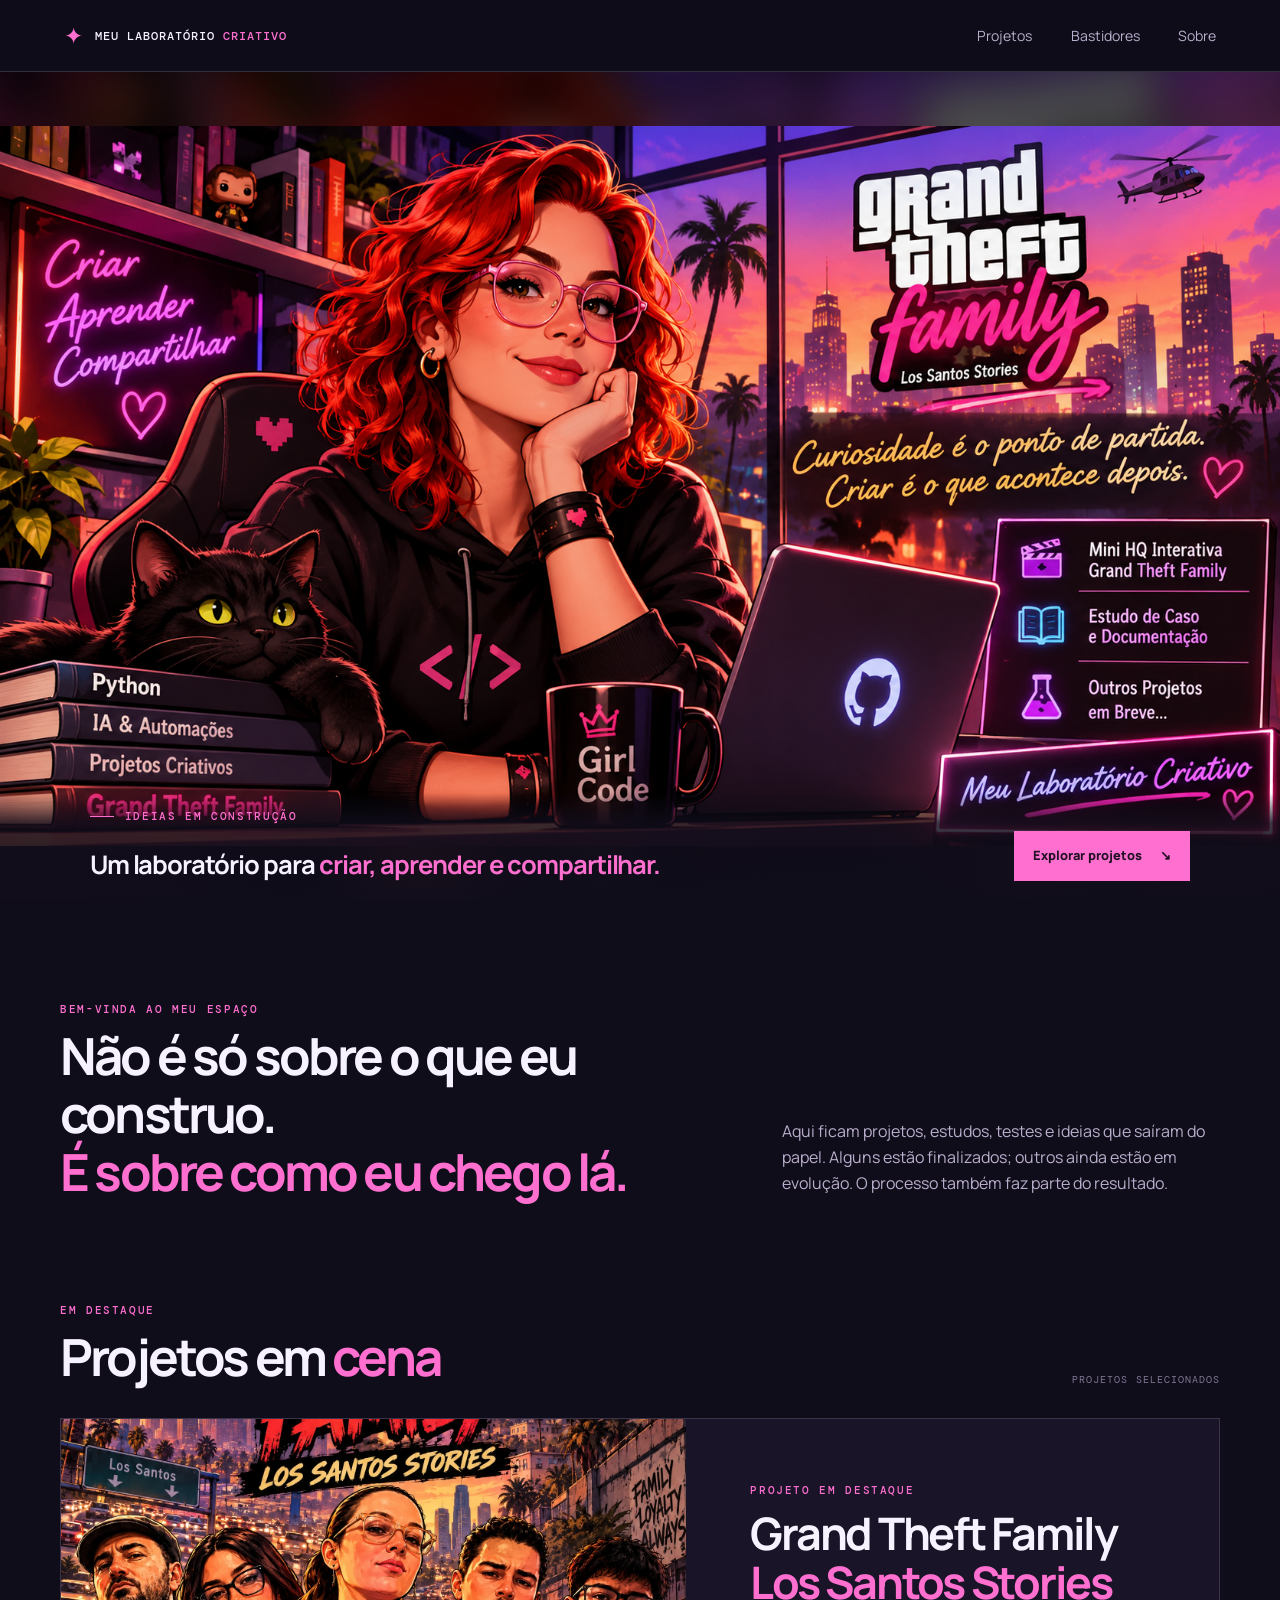
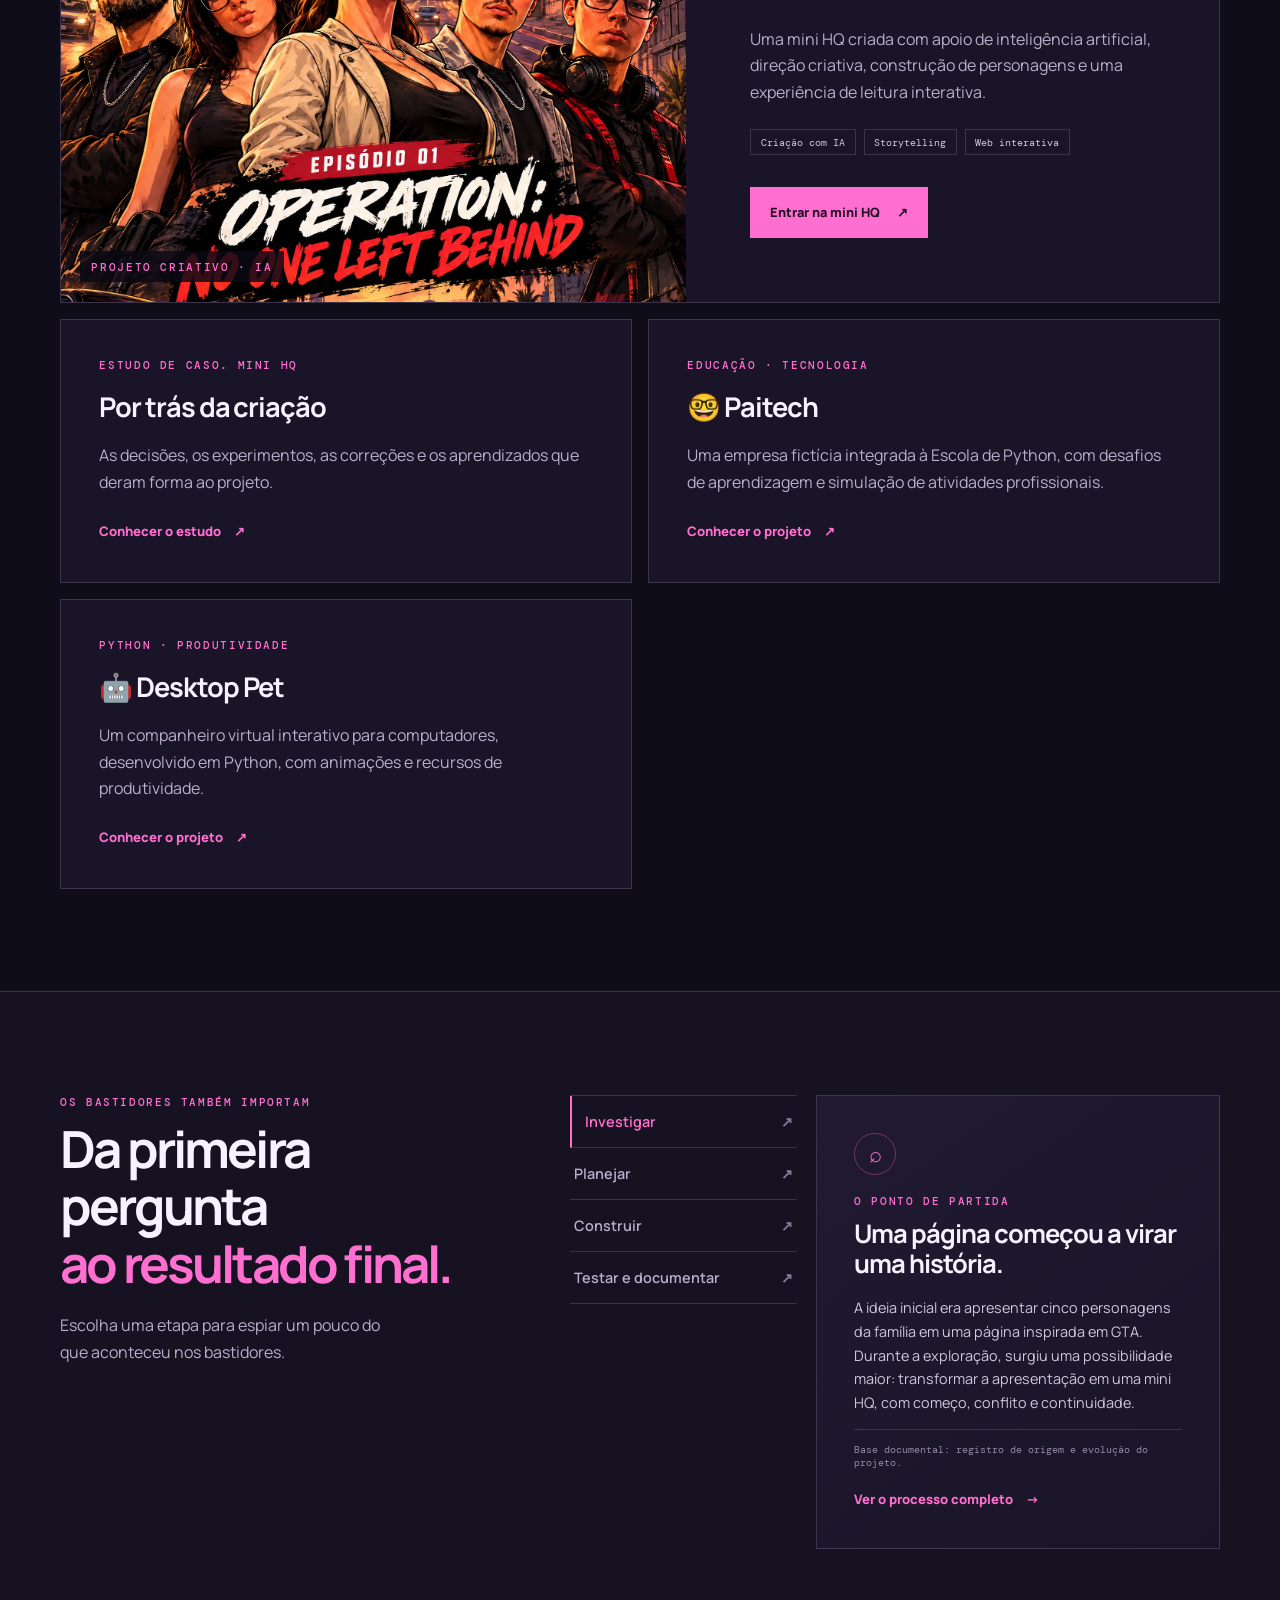
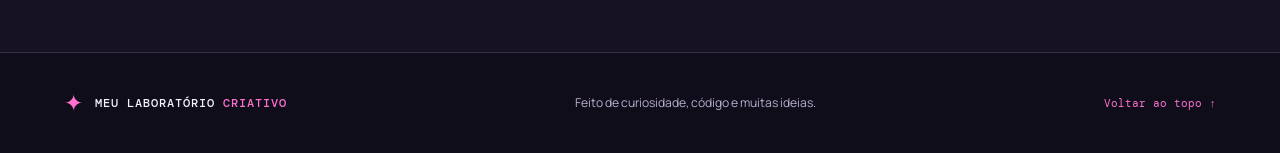
<file: index.html>
<!doctype html>
<html lang="pt-BR">
<head>
  <meta charset="utf-8">
  <meta name="viewport" content="width=device-width, initial-scale=1">
  <meta name="theme-color" content="#100d1b">
  <meta name="description" content="Meu laboratório criativo: projetos, experimentos e aprendizados em tecnologia, inteligência artificial e criação.">
  <title>Meu Laboratório Criativo</title>
  <link rel="stylesheet" href="./styles.css">
  <script src="./scripts.js" defer></script>
</head>
<body>
  <a class="skip-link" href="#conteudo">Pular para o conteúdo</a>

  <header class="topbar">
    <a class="brand" href="#inicio">
      <span class="brand-mark" aria-hidden="true">✦</span>
      <span>MEU LABORATÓRIO <b>CRIATIVO</b></span>
    </a>
    <button class="menu-toggle" type="button" aria-expanded="false" aria-controls="menu-principal" aria-label="Abrir menu">
      <span></span><span></span>
    </button>
    <nav id="menu-principal" class="nav" aria-label="Navegação principal">
      <a href="#projetos">Projetos</a>
      <a href="#processo">Bastidores</a>
      <a href="#sobre">Sobre</a>
    </nav>
  </header>

  <main id="conteudo">

    <section class="hero" id="inicio" aria-labelledby="hero-title">
      <img class="hero-art" src="./assets/capa-laboratorio-criativo.png" alt="Ilustração do Laboratório Criativo: uma mulher ruiva de óculos rosados, um gato, livros de programação e referências a Los Santos." fetchpriority="high">
      <div class="hero-caption">
        <p class="eyebrow"><span></span> IDEIAS EM CONSTRUÇÃO</p>
        <h1 id="hero-title">Um laboratório para <em>criar, aprender e compartilhar.</em></h1>
        <a class="button button-primary" href="#projetos">
          Explorar projetos <span aria-hidden="true">↘</span>
        </a>
      </div>
    </section>

    <section class="intro section-wrap" id="sobre">
      <div>
        <p class="eyebrow">BEM-VINDA AO MEU ESPAÇO</p>
        <h2>Não é só sobre o que eu construo.<br><em>É sobre como eu chego lá.</em></h2>
      </div>
      <p class="intro-copy">Aqui ficam projetos, estudos, testes e ideias que saíram do papel. Alguns estão finalizados; outros ainda estão em evolução. O processo também faz parte do resultado.</p>
    </section>

    <section class="projects section-wrap" id="projetos">

      <div class="section-heading">
        <div>
          <p class="eyebrow">EM DESTAQUE</p>
          <h2>Projetos em <em>cena</em></h2>
        </div>
        <span class="section-index">PROJETOS SELECIONADOS</span>
      </div>

      <article class="project-feature">
        <div class="project-art">
          <img src="./mini-hq-gta/images/grand-theft-family-capa.webp" alt="Capa da mini HQ Grand Theft Family — Los Santos Stories" loading="lazy">
          <span class="art-label">PROJETO CRIATIVO · IA</span>
        </div>
        <div class="project-info">
          <p class="project-kicker">PROJETO EM DESTAQUE</p>
          <h3>Grand Theft Family<br><em>Los Santos Stories</em></h3>
          <p>Uma mini HQ criada com apoio de inteligência artificial, direção criativa, construção de personagens e uma experiência de leitura interativa.</p>
          <ul class="project-tags">
            <li>Criação com IA</li>
            <li>Storytelling</li>
            <li>Web interativa</li>
          </ul>
          <a class="button button-primary" href="./hq-vitrine.html">
            Entrar na mini HQ <span aria-hidden="true">↗</span>
          </a>
        </div>
      </article>

      <div class="project-grid">

        <article class="project-card">
          <p class="project-kicker">ESTUDO DE CASO. MINI HQ</p>
          <h3>Por trás da criação</h3>
          <p>As decisões, os experimentos, as correções e os aprendizados que deram forma ao projeto.</p>
          <a class="card-link" href="./estudo.html">
            Conhecer o estudo <span aria-hidden="true">↗</span>
          </a>
        </article>

        <article class="project-card">
          <p class="project-kicker">EDUCAÇÃO · TECNOLOGIA</p>
          <h3>🤓 Paitech</h3>
          <p>Uma empresa fictícia integrada à Escola de Python, com desafios de aprendizagem e simulação de atividades profissionais.</p>
          <a class="card-link" href="https://d-ribeiro-dev.github.io/escola-de-python/?paitech=1">
            Conhecer o projeto <span aria-hidden="true">↗</span>
          </a>
        </article>

        <article class="project-card">
          <p class="project-kicker">PYTHON · PRODUTIVIDADE</p>
          <h3>🤖 Desktop Pet</h3>
          <p>Um companheiro virtual interativo para computadores, desenvolvido em Python, com animações e recursos de produtividade.</p>
          <a class="card-link" href="https://github.com/d-ribeiro-dev/desktop-pet">
            Conhecer o projeto <span aria-hidden="true">↗</span>
          </a>
        </article>

      </div>
    </section>

    <section class="process" id="processo">
      <div class="section-wrap process-inner">
        <div>
          <p class="eyebrow">OS BASTIDORES TAMBÉM IMPORTAM</p>
          <h2>Da primeira pergunta<br><em>ao resultado final.</em></h2>
          <p class="process-lead">Escolha uma etapa para espiar um pouco do que aconteceu nos bastidores.</p>
        </div>

        <div class="process-explorer">
          <div class="stage-list" role="group" aria-label="Etapas do processo">

            <button class="stage-button is-active" type="button" data-stage="investigar" aria-pressed="true">
              <span>Investigar</span><span aria-hidden="true">↗</span>
            </button>

            <button class="stage-button" type="button" data-stage="planejar" aria-pressed="false">
              <span>Planejar</span><span aria-hidden="true">↗</span>
            </button>

            <button class="stage-button" type="button" data-stage="construir" aria-pressed="false">
              <span>Construir</span><span aria-hidden="true">↗</span>
            </button>

            <button class="stage-button" type="button" data-stage="validar" aria-pressed="false">
              <span>Testar e documentar</span><span aria-hidden="true">↗</span>
            </button>

          </div>

          <article class="stage-detail" aria-live="polite" aria-atomic="true">
            <span class="detail-icon" id="stage-icon" aria-hidden="true">⌕</span>
            <p class="project-kicker" id="stage-kicker">O PONTO DE PARTIDA</p>
            <h3 id="stage-title">Uma página começou a virar uma história.</h3>
            <p id="stage-copy">A ideia inicial era apresentar cinco personagens da família em uma página inspirada em GTA. Durante a exploração, surgiu uma possibilidade maior: transformar a apresentação em uma mini HQ, com começo, conflito e continuidade.</p>
            <p class="stage-source" id="stage-source">Base documental: registro de origem e evolução do projeto.</p>
            <a class="subtle-link" href="./estudo.html#processo-detalhado">
              Ver o processo completo <span aria-hidden="true">→</span>
            </a>
          </article>

        </div>
      </div>
    </section>

  </main>

  <footer class="footer">
    <a class="brand" href="#inicio">
      <span class="brand-mark" aria-hidden="true">✦</span>
      <span>MEU LABORATÓRIO <b>CRIATIVO</b></span>
    </a>
    <p>Feito de curiosidade, código e muitas ideias.</p>
    <a class="back-top" href="#inicio">Voltar ao topo ↑</a>
  </footer>

</body>
</html>
</file>
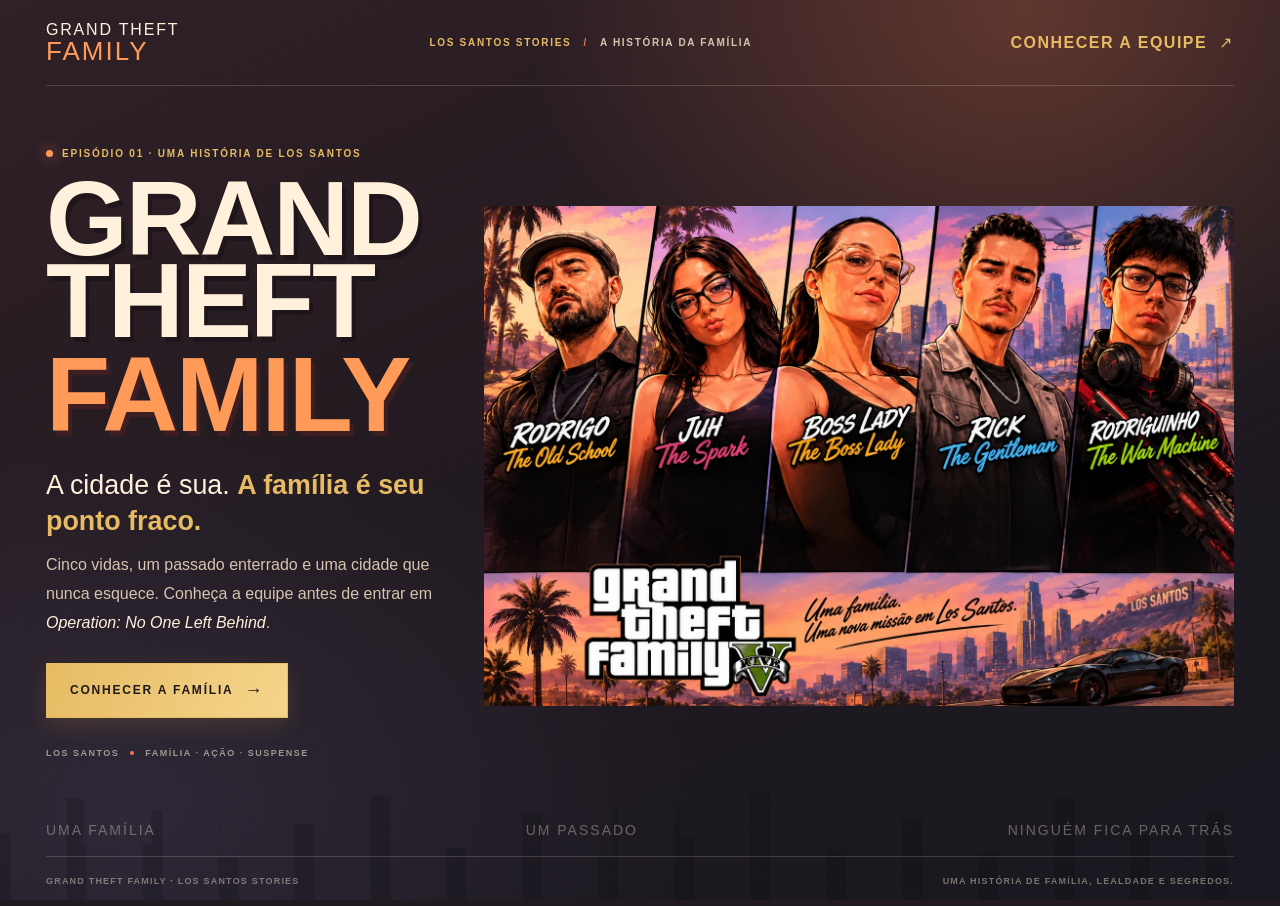
<file: mini-hq-gta/index.html>
<!doctype html>
<html lang="pt-BR">
<head>
  <meta charset="utf-8">
  <meta name="viewport" content="width=device-width, initial-scale=1">
  <meta name="theme-color" content="#f3a45e">
  <meta name="description" content="Conheça a família de Los Santos e leia Grand Theft Family — Operation: No One Left Behind.">
  <title>Grand Theft Family — Los Santos Stories</title>
  <link rel="stylesheet" href="./styles.css">
  <script type="module" src="./scripts.js"></script>
</head>
<body>
  <div class="city-backdrop" aria-hidden="true"></div>
  <div class="site-shell">
    <header class="site-header">
      <button class="brand-mark" type="button" data-go="welcome" aria-label="Voltar ao início">
        <span class="brand-small">GRAND THEFT</span>
        <span class="brand-large">FAMILY</span>
      </button>
      <div class="header-center">
        <span class="header-kicker">LOS SANTOS STORIES</span>
        <span class="header-divider" aria-hidden="true">/</span>
        <span id="stage-label">A HISTÓRIA DA FAMÍLIA</span>
      </div>
      <button class="header-link" type="button" data-go="team"><span id="header-link-label">CONHECER A EQUIPE</span> <span aria-hidden="true">↗</span></button>
    </header>

    <main id="main-content">
      <section class="screen screen-welcome is-active" id="screen-welcome" aria-labelledby="welcome-title">
        <div class="welcome-copy">
          <p class="eyebrow"><span class="eyebrow-dot" aria-hidden="true"></span> EPISÓDIO 01 · UMA HISTÓRIA DE LOS SANTOS</p>
          <h1 id="welcome-title">GRAND THEFT<br><span>FAMILY</span></h1>
          <p class="welcome-lede">A cidade é sua. <strong>A família é seu ponto fraco.</strong></p>
          <p class="welcome-description">Cinco vidas, um passado enterrado e uma cidade que nunca esquece. Conheça a equipe antes de entrar em <em>Operation: No One Left Behind</em>.</p>
          <button class="button button-primary button-large" type="button" id="meet-family">
            CONHECER A FAMÍLIA <span class="button-arrow" aria-hidden="true">→</span>
          </button>
          <div class="welcome-meta" aria-label="Detalhes da série">
            <span>LOS SANTOS</span><span class="meta-dot" aria-hidden="true"></span><span>FAMÍLIA · AÇÃO · SUSPENSE</span>
          </div>
        </div>
        <figure class="welcome-art">
          <img src="./images/banner-los-santos.webp" alt="Os cinco integrantes da família diante do pôr do sol de Los Santos" fetchpriority="high">
        </figure>
        <div class="welcome-bottom" aria-hidden="true"><span>UMA FAMÍLIA</span><span>UM PASSADO</span><span>NINGUÉM FICA PARA TRÁS</span></div>
      </section>

      <section class="screen screen-team" id="screen-team" aria-labelledby="team-title" hidden>
        <div class="section-heading">
          <div>
            <p class="eyebrow"><span class="eyebrow-dot" aria-hidden="true"></span> LOS SANTOS STORIES · ARQUIVO DA EQUIPE</p>
            <h2 id="team-title">CONHEÇA <span>A FAMÍLIA</span></h2>
          </div>
          <p class="section-note">Cinco integrantes.<br>Uma regra: ninguém fica para trás.</p>
        </div>

        <div class="team-layout">
          <figure class="team-art art-frame">
            <img id="team-character-image" alt="" loading="lazy" hidden>
            <div class="portrait-placeholder" id="portrait-placeholder" role="img" aria-label="Retrato individual de Rodrigo não disponível">
              <span class="portrait-initial" id="portrait-initial">R</span>
              <strong id="portrait-placeholder-label">FOTO DE RODRIGO</strong>
              <small>SEM FOTO INDIVIDUAL NESTE PACOTE</small>
            </div>
            <figcaption><span>RETRATO INDIVIDUAL</span><span id="team-image-label">RODRIGO</span></figcaption>
          </figure>
          <article class="profile-card" aria-live="polite" aria-atomic="true">
            <div class="profile-topline"><span class="profile-index" id="profile-index">01 / 05</span><span class="profile-status"><span aria-hidden="true"></span> INTEGRANTE ATIVO</span></div>
            <p class="profile-alias" id="profile-alias">THE OLD SCHOOL</p>
            <h3 id="profile-name">Rodrigo</h3>
            <p class="profile-tagline" id="profile-tagline">Experiência. Respeito. Tradição.</p>
            <p class="profile-description" id="profile-description"></p>
            <div class="profile-role"><span class="role-icon" aria-hidden="true">✦</span><div><span>NA OPERAÇÃO</span><strong id="profile-role"></strong></div></div>
            <nav class="team-picker" aria-label="Selecionar integrante da família">
              <div class="team-picker-label"><span>SELECIONE UM PERFIL</span><span>01 — 05</span></div>
              <div class="team-tabs" id="team-tabs"></div>
            </nav>
            <div class="profile-controls">
              <button class="button button-secondary" type="button" id="previous-profile" aria-label="Personagem anterior">← ANTERIOR</button>
              <span id="profile-count" aria-live="polite">PERFIL 1 DE 5</span>
              <button class="button button-secondary" type="button" id="next-profile" aria-label="Próximo personagem">PRÓXIMO →</button>
            </div>
          </article>
          <aside class="skills-card" aria-labelledby="skills-title">
            <div class="skills-heading">
              <div>
                <p class="skills-kicker">DOSSIÊ DE HABILIDADES</p>
                <h3 id="skills-title">ATRIBUTOS</h3>
              </div>
              <span class="skills-scale">MAX 10</span>
            </div>
            <div class="reputation-block">
              <span class="reputation-label">REPUTAÇÃO EM LOS SANTOS</span>
              <div class="reputation-stars" id="reputation-stars" role="img" aria-label="Reputação: 5 de 5 estrelas"></div>
            </div>
            <div class="skill-list" id="skill-list" aria-label="Atributos do personagem"></div>
            <p class="skills-note">Leitura de jogo baseada na história; valores podem ser ajustados.</p>
          </aside>
        </div>
        <div class="section-actions">
          <button class="text-button" type="button" data-go="welcome">← VOLTAR AO INÍCIO</button>
          <button class="button button-primary" type="button" id="open-episode">CONHECER O EPISÓDIO <span aria-hidden="true">→</span></button>
        </div>
      </section>

      <section class="screen screen-episode" id="screen-episode" aria-labelledby="episode-title" hidden>
        <div class="episode-copy">
          <p class="eyebrow"><span class="eyebrow-dot" aria-hidden="true"></span> GRAND THEFT FAMILY · LOS SANTOS STORIES</p>
          <p class="episode-number">EPISÓDIO <strong>01</strong></p>
          <h2 id="episode-title">OPERATION:<br><span>NO ONE LEFT BEHIND</span></h2>
          <p class="episode-chapter">CAPÍTULO 01 · THE MISSING SPARK</p>
          <p class="episode-summary">Juh registra sem querer uma conversa dos Los Cuervos — e capta o nome de Rodrigo junto a um projeto que deveria continuar enterrado. A família tem 48 horas para trazê-la de volta.</p>
          <div class="episode-tags"><span>AÇÃO</span><span>SUSPENSE</span><span>DRAMA FAMILIAR</span></div>
          <div class="episode-buttons">
            <button class="button button-primary button-large" type="button" id="start-comic">COMEÇAR A HQ <span class="button-arrow" aria-hidden="true">→</span></button>
            <button class="text-button" type="button" data-go="team">← REVER A EQUIPE</button>
          </div>
        </div>
        <figure class="episode-cover art-frame">
          <img src="./images/grand-theft-family-capa.webp" alt="Capa de Grand Theft Family — Episódio 01: Operation: No One Left Behind" loading="lazy">
          <figcaption><span>ARQUIVO · EP 01</span><span>OPERATION SPARK</span></figcaption>
        </figure>
      </section>

      <section class="screen screen-reader" id="screen-reader" aria-labelledby="reader-title" hidden>
        <div class="reader-heading">
          <div>
            <p class="eyebrow"><span class="eyebrow-dot" aria-hidden="true"></span> GRAND THEFT FAMILY · EPISÓDIO 01</p>
            <h2 id="reader-title">OPERATION: <span>NO ONE LEFT BEHIND</span></h2>
          </div>
          <div class="reader-heading-actions">
            <button class="text-button zoom-trigger" type="button" id="zoom-open" aria-label="Ampliar a capa" title="Ampliar a capa">
              <svg class="zoom-icon" viewBox="0 0 24 24" fill="none" aria-hidden="true"><circle cx="10.8" cy="10.8" r="6.7"></circle><path d="m16 16 5 5"></path></svg>
              <span>AMPLIAR QUADRO</span>
            </button>
            <button class="text-button reader-return" type="button" id="back-to-episode">← VOLTAR AO EPISÓDIO</button>
          </div>
        </div>
        <div class="reading-stage">
          <button class="page-edge page-edge-left" type="button" id="previous-page-edge" aria-label="Página anterior"><span aria-hidden="true">‹</span></button>
          <figure class="comic-page-frame" id="comic-frame">
            <img id="comic-image" src="./images/grand-theft-family-capa.webp" alt="Capa da HQ Grand Theft Family" fetchpriority="high">
          </figure>
          <button class="page-edge page-edge-right" type="button" id="next-page-edge" aria-label="Próxima página"><span aria-hidden="true">›</span></button>
        </div>
        <div class="reader-footer">
          <div class="reader-progress-copy"><span id="page-label" aria-live="polite">CAPA</span><span id="page-count">CAPA · 8 IMAGENS</span></div>
          <progress class="reader-progress" id="reading-progress" max="8" value="1" aria-label="Progresso de leitura"></progress>
          <div class="reader-end-actions" id="reader-end-actions" hidden>
            <p>FIM DO EPISÓDIO 01 <span aria-hidden="true">·</span> TO BE CONTINUED...</p>
            <button class="text-button" type="button" id="return-team">VOLTAR À FAMÍLIA</button>
          </div>
        </div>
      </section>
    </main>

    <footer class="site-footer">
      <span>GRAND THEFT FAMILY <i>·</i> LOS SANTOS STORIES</span>
      <span>UMA HISTÓRIA DE FAMÍLIA, LEALDADE E SEGREDOS.</span>
    </footer>
    <dialog class="panel-zoom" id="panel-zoom" aria-labelledby="panel-zoom-title">
      <div class="panel-zoom-shell">
        <header class="panel-zoom-header">
          <div>
            <p class="zoom-kicker" id="zoom-kicker">AMPLIAÇÃO DA HQ</p>
            <h3 id="panel-zoom-title">CAPA</h3>
          </div>
          <button class="zoom-close" type="button" id="zoom-close" aria-label="Fechar ampliação" title="Fechar ampliação">×</button>
        </header>
        <div class="panel-zoom-stage">
          <button class="zoom-step" type="button" id="zoom-previous" aria-label="Quadro anterior" title="Quadro anterior">‹</button>
          <figure class="zoom-crop" id="zoom-crop">
            <img id="zoom-image" alt="" draggable="false">
          </figure>
          <button class="zoom-step" type="button" id="zoom-next" aria-label="Próximo quadro" title="Próximo quadro">›</button>
        </div>
        <footer class="panel-zoom-footer">
          <span id="zoom-count" aria-live="polite">CAPA · IMAGEM ÚNICA</span>
          <span id="zoom-hint">A capa é exibida inteira.</span>
        </footer>
      </div>
    </dialog>
  </div>
</body>
</html>
</file>
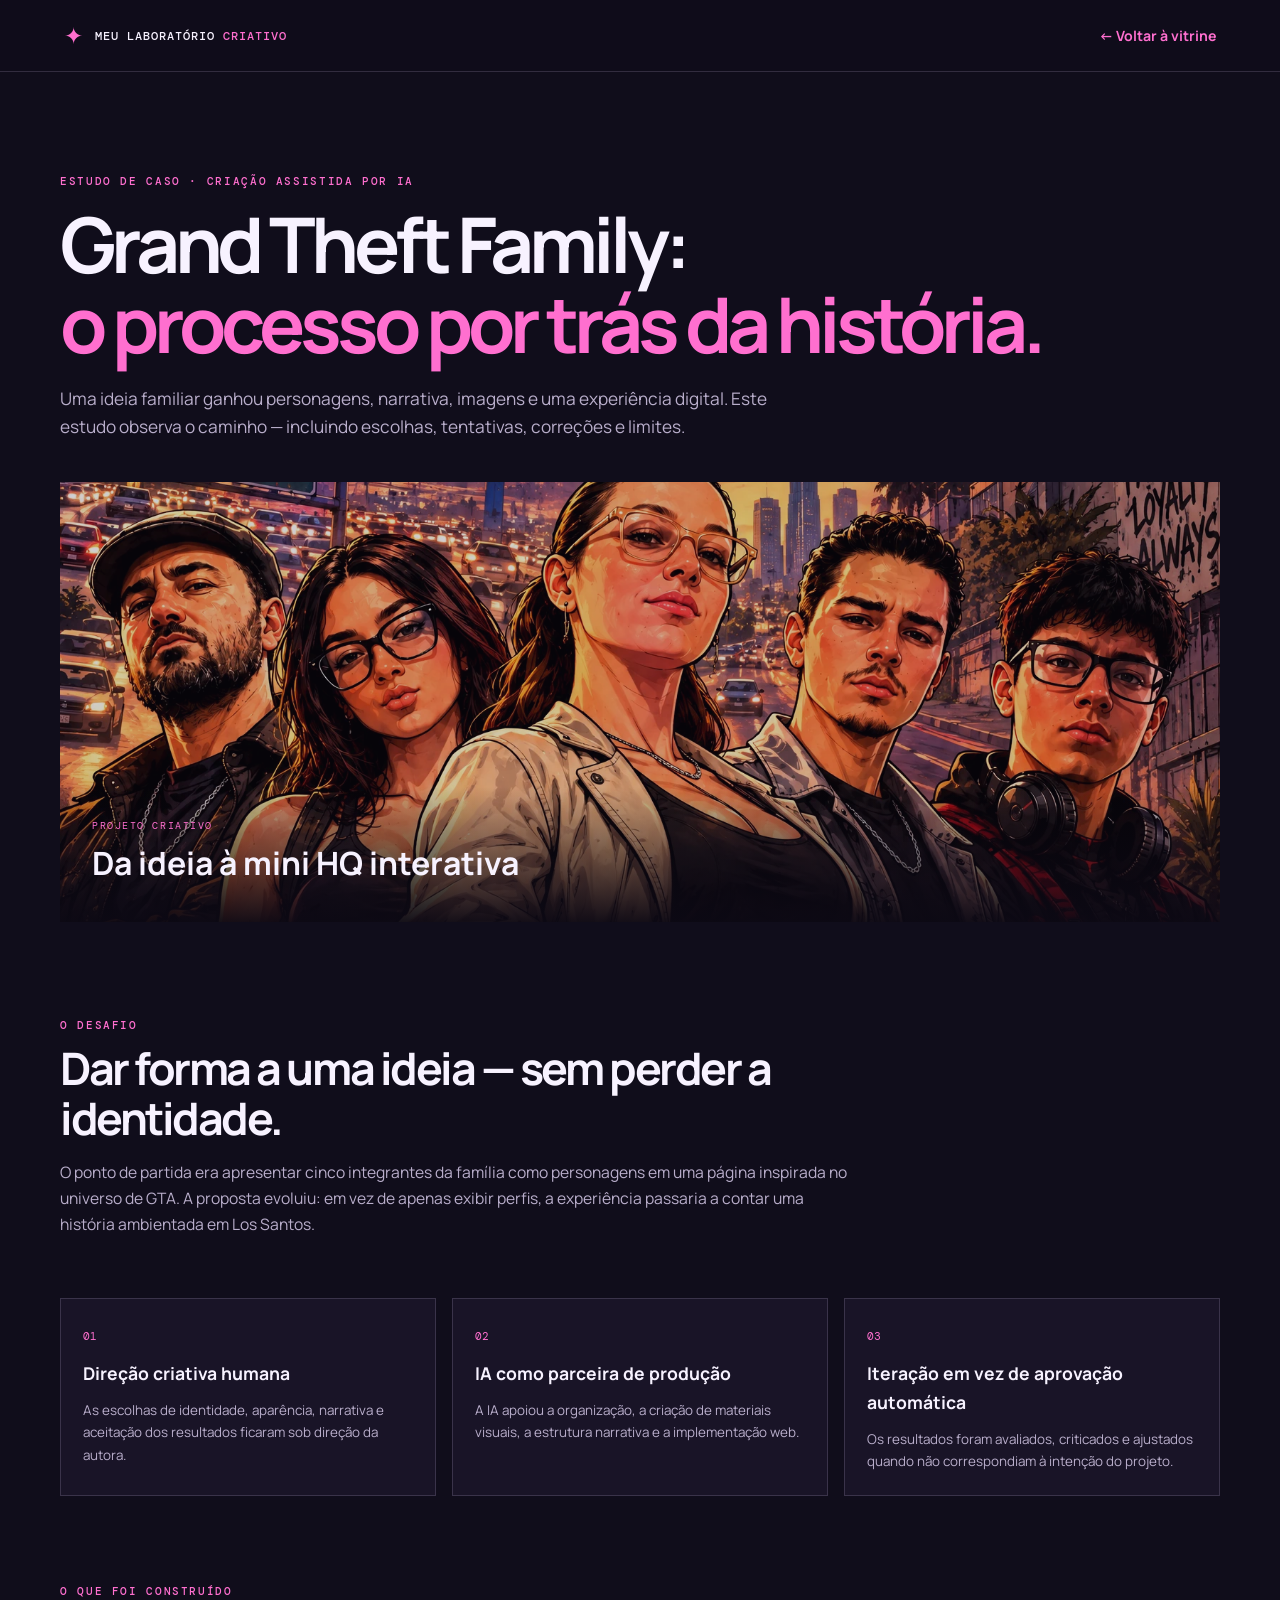
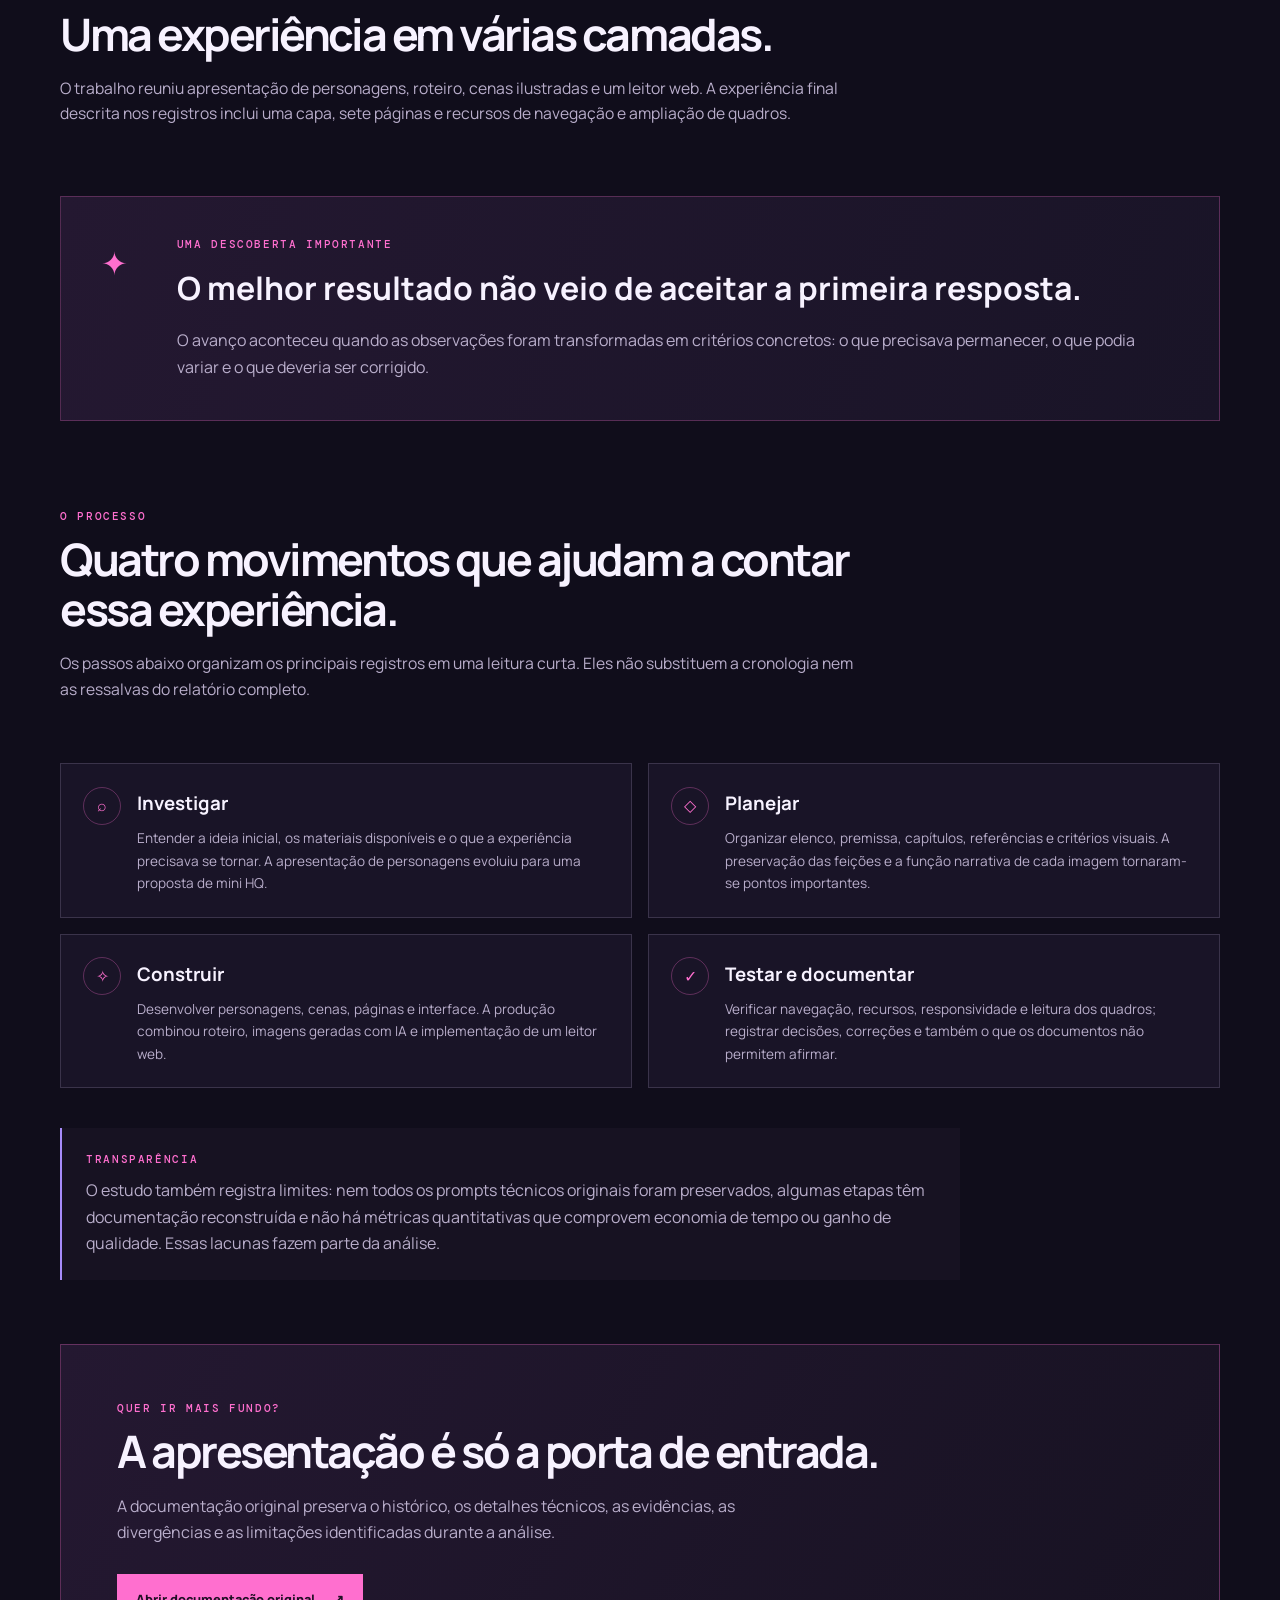
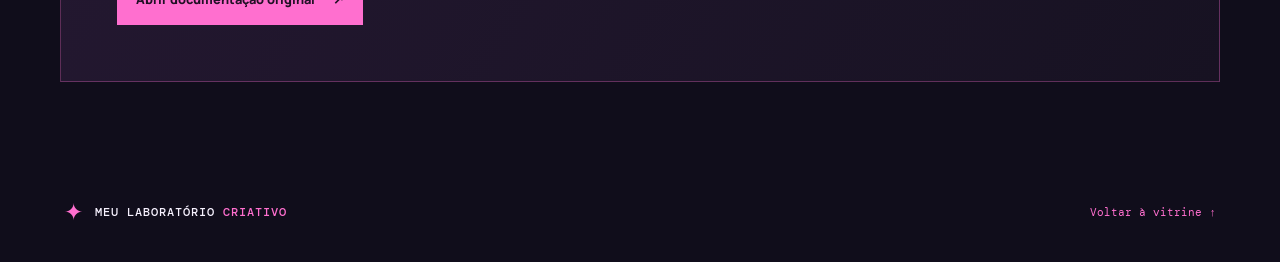
<file: estudo.html>
<!doctype html>
<html lang="pt-BR">
<head>
  <meta charset="utf-8"><meta name="viewport" content="width=device-width, initial-scale=1"><meta name="theme-color" content="#100d1b">
  <meta name="description" content="Estudo de caso: criação de Grand Theft Family — Los Santos Stories com inteligência artificial.">
  <title>Por trás da criação | Meu Laboratório Criativo</title>
  <link rel="stylesheet" href="./styles.css"><script src="./scripts.js" defer></script>
</head>
<body class="study-page">
  <header class="topbar"><a class="brand" href="./index.html"><span class="brand-mark" aria-hidden="true">✦</span><span>MEU LABORATÓRIO <b>CRIATIVO</b></span></a><a class="nav-back" href="./index.html">← Voltar à vitrine</a></header>
  <main>
    <section class="study-hero section-wrap">
      <p class="eyebrow">ESTUDO DE CASO · CRIAÇÃO ASSISTIDA POR IA</p>
      <h1>Grand Theft Family:<br><em>o processo por trás da história.</em></h1>
      <p class="study-deck">Uma ideia familiar ganhou personagens, narrativa, imagens e uma experiência digital. Este estudo observa o caminho — incluindo escolhas, tentativas, correções e limites.</p>
      <div class="study-cover"><img src="./mini-hq-gta/images/grand-theft-family-capa.webp" alt="Capa da mini HQ Grand Theft Family" loading="lazy"><div><span>PROJETO CRIATIVO</span><strong>Da ideia à mini HQ interativa</strong></div></div>
    </section>
    <section class="study-body section-wrap">
      <div class="study-section"><p class="eyebrow">O DESAFIO</p><h2>Dar forma a uma ideia — sem perder a identidade.</h2><p>O ponto de partida era apresentar cinco integrantes da família como personagens em uma página inspirada no universo de GTA. A proposta evoluiu: em vez de apenas exibir perfis, a experiência passaria a contar uma história ambientada em Los Santos.</p></div>
      <div class="study-facts"><article><span>01</span><h3>Direção criativa humana</h3><p>As escolhas de identidade, aparência, narrativa e aceitação dos resultados ficaram sob direção da autora.</p></article><article><span>02</span><h3>IA como parceira de produção</h3><p>A IA apoiou a organização, a criação de materiais visuais, a estrutura narrativa e a implementação web.</p></article><article><span>03</span><h3>Iteração em vez de aprovação automática</h3><p>Os resultados foram avaliados, criticados e ajustados quando não correspondiam à intenção do projeto.</p></article></div>
      <div class="study-section"><p class="eyebrow">O QUE FOI CONSTRUÍDO</p><h2>Uma experiência em várias camadas.</h2><p>O trabalho reuniu apresentação de personagens, roteiro, cenas ilustradas e um leitor web. A experiência final descrita nos registros inclui uma capa, sete páginas e recursos de navegação e ampliação de quadros.</p></div>
      <div class="study-highlight"><span class="highlight-symbol" aria-hidden="true">✦</span><div><p class="eyebrow">UMA DESCOBERTA IMPORTANTE</p><h3>O melhor resultado não veio de aceitar a primeira resposta.</h3><p>O avanço aconteceu quando as observações foram transformadas em critérios concretos: o que precisava permanecer, o que podia variar e o que deveria ser corrigido.</p></div></div>
      <div class="study-section" id="processo-detalhado"><p class="eyebrow">O PROCESSO</p><h2>Quatro movimentos que ajudam a contar essa experiência.</h2><p>Os passos abaixo organizam os principais registros em uma leitura curta. Eles não substituem a cronologia nem as ressalvas do relatório completo.</p></div>
      <div class="study-timeline">
        <article><span class="timeline-icon">⌕</span><div><h3>Investigar</h3><p>Entender a ideia inicial, os materiais disponíveis e o que a experiência precisava se tornar. A apresentação de personagens evoluiu para uma proposta de mini HQ.</p></div></article>
        <article><span class="timeline-icon">◇</span><div><h3>Planejar</h3><p>Organizar elenco, premissa, capítulos, referências e critérios visuais. A preservação das feições e a função narrativa de cada imagem tornaram-se pontos importantes.</p></div></article>
        <article><span class="timeline-icon">✧</span><div><h3>Construir</h3><p>Desenvolver personagens, cenas, páginas e interface. A produção combinou roteiro, imagens geradas com IA e implementação de um leitor web.</p></div></article>
        <article><span class="timeline-icon">✓</span><div><h3>Testar e documentar</h3><p>Verificar navegação, recursos, responsividade e leitura dos quadros; registrar decisões, correções e também o que os documentos não permitem afirmar.</p></div></article>
      </div>
      <div class="study-caveat"><p class="eyebrow">TRANSPARÊNCIA</p><p>O estudo também registra limites: nem todos os prompts técnicos originais foram preservados, algumas etapas têm documentação reconstruída e não há métricas quantitativas que comprovem economia de tempo ou ganho de qualidade. Essas lacunas fazem parte da análise.</p></div>
      <section class="original-cta"><p class="eyebrow">QUER IR MAIS FUNDO?</p><h2>A apresentação é só a porta de entrada.</h2><p>A documentação original preserva o histórico, os detalhes técnicos, as evidências, as divergências e as limitações identificadas durante a análise.</p><a class="button button-primary" href="./estudo-de-caso-mini-hq/relatorio-final.md" target="_blank" rel="noopener">Abrir documentação original <span aria-hidden="true">↗</span></a></section>
    </section>
  </main>
  <footer class="footer"><a class="brand" href="./index.html"><span class="brand-mark" aria-hidden="true">✦</span><span>MEU LABORATÓRIO <b>CRIATIVO</b></span></a><a class="back-top" href="./index.html">Voltar à vitrine ↑</a></footer>
</body>
</html>
</file>
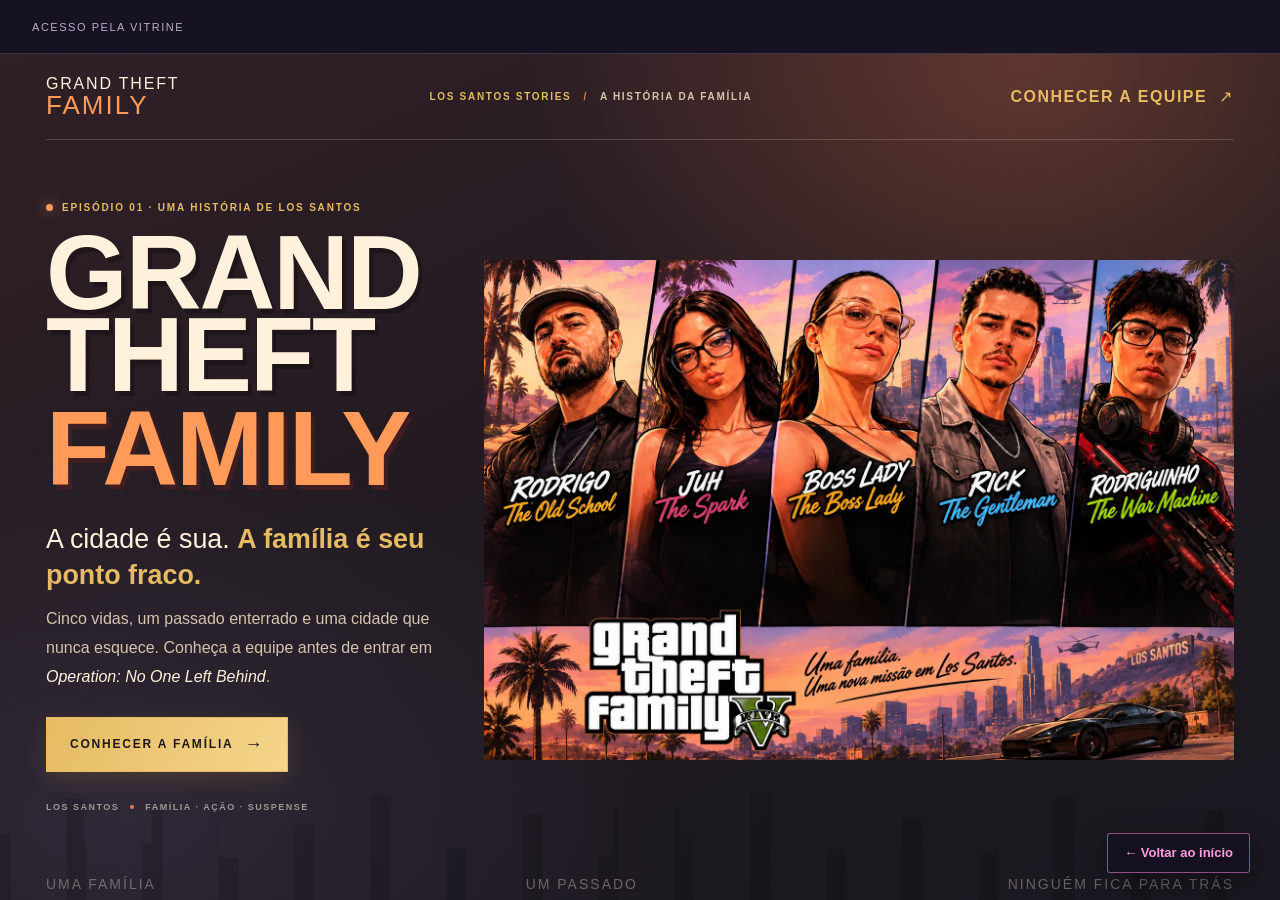
<file: hq-vitrine.html>
﻿<!doctype html>
<html lang="pt-BR">
<head>
  <meta charset="utf-8">
  <meta name="viewport" content="width=device-width, initial-scale=1">
  <meta name="theme-color" content="#100d1b">
  <title>Grand Theft Family | Acesso pela vitrine</title>
  
  <script defer src="https://cloud.umami.is/script.js" data-website-id="377d4f9f-27fc-4019-8688-9f3ec82e80d8"></script>

  <style>
  
    * {
      box-sizing: border-box;
    }

    html, body {
      margin: 0;
      width: 100%;
      height: 100%;
      overflow: hidden;
      background: #100d1b;
      color: #f7f2ff;
      font-family: Segoe UI, Arial, sans-serif;
    }

    .return-bar {
      height: 54px;
      display: flex;
      align-items: center;
      justify-content: space-between;
      gap: 1rem;
      padding: 0 clamp(12px, 3vw, 32px);
      background: #171222;
      border-bottom: 1px solid rgba(226,211,255,.18);
    }

    .return-label {
      font-size: 11px;
      letter-spacing: .14em;
      color: #b9aecb;
    }

    .return-button {
      position: fixed;
      right: clamp(14px, 3vw, 30px);
      bottom: clamp(14px, 3vh, 28px);
      z-index: 5;
      display: inline-flex;
      align-items: center;
      gap: .6rem;
      padding: .72rem 1rem;
      border: 1px solid rgba(255,130,214,.55);
      border-radius: 3px;
      background: rgba(23,18,34,.94);
      box-shadow: 0 8px 28px rgba(0,0,0,.35);
      color: #ff9bdd;
      text-decoration: none;
      font-size: 13px;
      font-weight: 700;
      white-space: nowrap;
      transition: background .2s, border-color .2s, transform .2s;
    }

    .return-button:hover {
      background: #2b1d37;
      border-color: #ff82d6;
      transform: translateY(-2px);
    }

    iframe {
      display: block;
      width: 100%;
      height: calc(100% - 54px);
      border: 0;
      background: #100d1b;
    }

    @media (max-width: 560px) {
      .return-bar {
        height: 50px;
      }

      .return-label {
        font-size: 9px;
      }

      iframe {
        height: calc(100% - 50px);
      }
    }
  </style>
</head>

<body>
  <header class="return-bar">
    <span class="return-label">ACESSO PELA VITRINE</span>
  </header>

  <iframe
    src="./mini-hq-gta/index.html"
    title="Mini HQ Grand Theft Family">
  </iframe>

  <a class="return-button" href="./index.html#inicio">
    &#8592; Voltar ao início
  </a>
</body>
</html>
</file>
<file: styles.css>
@import url('https://fonts.googleapis.com/css2?family=DM+Mono:wght@400;500&family=Manrope:wght@400;500;600;700;800&display=swap');
:root{color-scheme:dark;--bg:#100d1b;--panel:#191427;--panel2:#211a32;--text:#f7f2ff;--muted:#b9aecb;--pink:#ff6fcf;--violet:#a78bfa;--line:rgba(226,211,255,.16);--mono:'DM Mono',Consolas,monospace;--sans:Manrope,'Segoe UI',sans-serif}
*{box-sizing:border-box}html{scroll-behavior:smooth}body{margin:0;background:var(--bg);color:var(--text);font-family:var(--sans);line-height:1.65}a{color:inherit}.skip-link{position:absolute;top:-60px;left:1rem;z-index:30;padding:.7rem 1rem;background:#fff;color:#111}.skip-link:focus{top:1rem}
.topbar{min-height:72px;padding:0 clamp(1.2rem,5vw,5rem);display:flex;align-items:center;justify-content:space-between;border-bottom:1px solid var(--line);background:rgba(16,13,27,.97);position:relative;z-index:10}.brand{display:inline-flex;align-items:center;gap:.7rem;text-decoration:none;font:500 .78rem var(--mono);letter-spacing:.08em}.brand b{color:var(--pink);font-weight:500}.brand-mark{color:var(--pink);font-size:1.45rem}.nav{display:flex;gap:clamp(1.2rem,3vw,2.7rem)}.nav a,.nav-back{color:var(--muted);text-decoration:none;font-size:.88rem;transition:color .2s}.nav a:hover,.nav-back:hover{color:var(--pink)}.menu-toggle{display:none}
.hero{background:#120e1d}.hero-art{display:block;width:100%;height:auto;max-height:none;object-fit:contain}.hero-caption{display:flex;align-items:center;justify-content:space-between;gap:2rem;padding:1.5rem clamp(1.2rem,7vw,7rem) 1.8rem;background:linear-gradient(100deg,#171222,#21172f);border-bottom:1px solid var(--line)}.hero-caption h1{margin:0;font-size:clamp(1.15rem,2vw,1.8rem);line-height:1.25;letter-spacing:-.04em}.hero-caption h1 em{color:var(--pink);font-style:normal}.eyebrow,.project-kicker,.art-label{color:var(--pink);font:500 .68rem var(--mono);letter-spacing:.15em}.eyebrow{display:flex;align-items:center;gap:.7rem}.eyebrow span{width:24px;height:1px;background:var(--pink)}
.button{display:inline-flex;align-items:center;gap:1.1rem;padding:.85rem 1.15rem;border:1px solid transparent;text-decoration:none;font-weight:800;font-size:.8rem;transition:transform .2s,background .2s}.button:hover{transform:translateY(-2px)}.button-primary{background:var(--pink);color:#211025}.button-primary:hover{background:#ff9bdd}.section-wrap{width:min(1160px,calc(100% - 2.5rem));margin-inline:auto}.intro{display:grid;grid-template-columns:1.2fr .8fr;gap:4rem;align-items:end;padding-block:clamp(4.5rem,8vw,7rem)}h1,h2,h3,p{margin-top:0}h2{margin-bottom:0;font-size:clamp(2rem,4vw,3.5rem);line-height:1.13;letter-spacing:-.055em}h2 em,h3 em{color:var(--pink);font-style:normal}.intro-copy{max-width:470px;margin-bottom:.25rem;color:var(--muted)}
.projects{padding-bottom:clamp(4.5rem,8vw,7rem)}.section-heading{display:flex;align-items:end;justify-content:space-between;margin-bottom:2rem}.section-index{color:#827795;font: .65rem var(--mono);letter-spacing:.1em}.project-feature{display:grid;grid-template-columns:1.08fr .92fr;background:var(--panel);border:1px solid var(--line)}.project-art{position:relative;min-height:400px;overflow:hidden;background:#20172e}.project-art img{position:absolute;inset:0;width:100%;height:100%;object-fit:cover}.art-label{position:absolute;left:1.2rem;bottom:1.2rem;padding:.55rem .7rem;background:rgba(12,9,20,.82)}.project-info{padding:clamp(2rem,5vw,4rem);align-self:center}.project-info h3{margin:.7rem 0 1.2rem;font-size:clamp(2rem,3.5vw,3.2rem);line-height:1.1;letter-spacing:-.05em}.project-info>p:not(.project-kicker),.project-card>p:not(.project-kicker){color:var(--muted)}.project-tags{display:flex;flex-wrap:wrap;gap:.5rem;padding:0;margin:1.5rem 0 2rem;list-style:none}.project-tags li{padding:.35rem .6rem;border:1px solid var(--line);color:#d3c8e4;font:.63rem var(--mono)}.project-grid{display:grid;grid-template-columns:1fr 1fr;gap:1rem;margin-top:1rem}.project-card{position:relative;min-height:240px;padding:clamp(1.5rem,3vw,2.5rem);background:var(--panel);border:1px solid var(--line)}.project-card h3{margin:.8rem 0;font-size:1.7rem;letter-spacing:-.04em}.card-link,.subtle-link{display:inline-flex;gap:.8rem;margin-top:.6rem;color:var(--pink);font-weight:800;font-size:.82rem;text-decoration:none}.card-link:hover,.subtle-link:hover{text-decoration:underline}.project-card-muted{background:linear-gradient(135deg,var(--panel),#171222)}.coming-soon{display:inline-block;margin-top:.6rem;color:#b9a9d3;font:.65rem var(--mono);letter-spacing:.12em}
.process{background:#171222;border-block:1px solid var(--line)}.process-inner{display:grid;grid-template-columns:.8fr 1.2fr;gap:clamp(2rem,6vw,5rem);padding-block:clamp(4rem,8vw,7rem)}.process-lead{max-width:330px;color:var(--muted);margin-top:1.2rem}.process-explorer{display:grid;grid-template-columns:.72fr 1.28fr;gap:1.2rem;align-items:stretch}.stage-list{display:flex;flex-direction:column;border-top:1px solid var(--line)}.stage-button{display:flex;justify-content:space-between;align-items:center;gap:.7rem;padding:1rem .25rem;border:0;border-bottom:1px solid var(--line);background:transparent;color:#b9aecb;text-align:left;font:600 .9rem var(--sans);cursor:pointer;transition:color .2s,padding .2s}.stage-button span:last-child{color:#887b9a}.stage-button:hover,.stage-button.is-active{color:var(--pink)}.stage-button.is-active{padding-left:.8rem;border-left:2px solid var(--pink)}.stage-detail{min-height:300px;padding:clamp(1.5rem,3vw,2.3rem);background:linear-gradient(145deg,#211a32,#191427);border:1px solid var(--line)}.detail-icon{display:grid;place-items:center;width:42px;height:42px;margin-bottom:1.2rem;border:1px solid rgba(255,111,207,.35);border-radius:50%;color:var(--pink);font-size:1.35rem}.stage-detail h3{margin:.6rem 0 1rem;font-size:clamp(1.35rem,2vw,1.8rem);line-height:1.2;letter-spacing:-.04em}.stage-detail>p:not(.project-kicker){color:#d0c7dc;font-size:.9rem}.stage-source{padding-top:.8rem;border-top:1px solid var(--line);color:#9689a8!important;font:.65rem var(--mono)!important}
.footer{min-height:100px;padding:2rem clamp(1.2rem,5vw,5rem);display:flex;justify-content:space-between;align-items:center;gap:1rem;flex-wrap:wrap}.footer p{margin:0;color:var(--muted);font-size:.76rem}.back-top{color:var(--pink);font:.7rem var(--mono);text-decoration:none}
/* Página editorial do estudo */
.study-hero{padding-block:clamp(4rem,8vw,6.5rem) 2.5rem}.study-hero h1{margin:1rem 0 1.3rem;font-size:clamp(2.8rem,6vw,5.4rem);line-height:1.04;letter-spacing:-.065em}.study-hero h1 em{color:var(--pink);font-style:normal}.study-deck{max-width:720px;color:var(--muted);font-size:1.08rem}.study-cover{position:relative;margin-top:2.5rem;min-height:260px;max-height:440px;overflow:hidden;background:#20172e}.study-cover img{display:block;width:100%;height:clamp(250px,36vw,440px);object-fit:cover;object-position:center 43%;opacity:.8}.study-cover div{position:absolute;inset:auto 0 0;padding:2rem;background:linear-gradient(transparent,rgba(12,9,20,.95));display:flex;flex-direction:column;gap:.3rem}.study-cover span{color:var(--pink);font:.65rem var(--mono);letter-spacing:.15em}.study-cover strong{font-size:clamp(1.3rem,3vw,2rem)}.study-body{padding-bottom:5rem}.study-section{max-width:800px;padding-block:3.5rem 1.3rem}.study-section h2{margin:.5rem 0 1rem;font-size:clamp(1.8rem,3.5vw,2.8rem)}.study-section p:not(.eyebrow){color:var(--muted);font-size:.98rem}.study-facts{display:grid;grid-template-columns:repeat(3,1fr);gap:1rem;margin:1.5rem 0 2rem}.study-facts article{padding:1.4rem;background:var(--panel);border:1px solid var(--line)}.study-facts article>span{color:var(--pink);font:.7rem var(--mono)}.study-facts h3{margin:.7rem 0;font-size:1.1rem}.study-facts p{margin:0;color:var(--muted);font-size:.84rem}.study-highlight{display:grid;grid-template-columns:55px 1fr;gap:1.3rem;margin:2rem 0;padding:clamp(1.5rem,4vw,2.5rem);background:linear-gradient(110deg,#241831,#191427);border:1px solid rgba(255,111,207,.25)}.highlight-symbol{font-size:2rem;color:var(--pink)}.study-highlight h3{margin:.4rem 0 .8rem;font-size:clamp(1.35rem,2.5vw,2rem)}.study-highlight p:last-child{margin:0;color:var(--muted)}.study-timeline{display:grid;grid-template-columns:1fr 1fr;gap:1rem;margin:1.5rem 0 2.5rem}.study-timeline article{display:flex;gap:1rem;padding:1.4rem;background:var(--panel);border:1px solid var(--line)}.timeline-icon{flex:0 0 38px;display:grid;place-items:center;width:38px;height:38px;border:1px solid rgba(255,111,207,.3);border-radius:50%;color:var(--pink)}.study-timeline h3{margin:.1rem 0 .5rem}.study-timeline p{margin:0;color:var(--muted);font-size:.85rem}.study-caveat{max-width:900px;padding:1.5rem;border-left:2px solid var(--violet);background:#171222}.study-caveat p:last-child{margin:0;color:var(--muted)}.original-cta{margin-top:4rem;padding:clamp(2rem,5vw,3.5rem);background:linear-gradient(120deg,#241831,#171222);border:1px solid rgba(255,111,207,.3)}.original-cta h2{margin:.6rem 0 1rem;font-size:clamp(1.8rem,3.5vw,2.8rem)}.original-cta>p:not(.eyebrow){max-width:700px;color:var(--muted)}.original-cta .button{margin-top:.8rem}.nav-back{color:var(--pink);font-weight:700}
@media(max-width:800px){.intro,.process-inner{grid-template-columns:1fr;gap:1.5rem}.project-feature{grid-template-columns:1fr}.project-art{min-height:320px}.process-explorer{grid-template-columns:1fr}.stage-list{display:grid;grid-template-columns:1fr 1fr;column-gap:1rem}.stage-detail{min-height:0}.study-facts{grid-template-columns:1fr}.study-timeline{grid-template-columns:1fr}}
@media(max-width:640px){.topbar{min-height:66px}.menu-toggle{display:grid;gap:5px;padding:.6rem;border:1px solid var(--line);background:transparent}.menu-toggle span{width:22px;height:2px;background:var(--text)}.nav{display:none;position:absolute;top:66px;left:0;right:0;z-index:12;padding:1.2rem;flex-direction:column;background:#171222;border-bottom:1px solid var(--line)}.nav.is-open{display:flex}.hero-caption{align-items:flex-start;flex-direction:column;gap:.8rem;padding:1.3rem 1.2rem 1.5rem}.hero-caption .eyebrow{margin-bottom:0}.hero-caption h1{font-size:1.35rem}.section-wrap{width:min(100% - 2rem,1160px)}.intro{padding-block:4rem}.project-info{padding:2rem 1.3rem}.project-grid{grid-template-columns:1fr}.project-card{min-height:0}.stage-list{grid-template-columns:1fr 1fr}.stage-button{font-size:.8rem}.study-hero{padding-top:3rem}.study-cover img{height:270px}.study-highlight{grid-template-columns:1fr;gap:.4rem}.footer{align-items:flex-start;flex-direction:column}}
@media(prefers-reduced-motion:reduce){html{scroll-behavior:auto}*,*::before,*::after{transition-duration:.01ms!important;animation-duration:.01ms!important}}


/* Ajuste de entrada: cabeçalho sempre visível e hero enquadrado na primeira tela */
.topbar{position:sticky;top:0;z-index:30}
.hero{position:relative;height:calc(100svh - 72px);min-height:500px;max-height:900px;overflow:hidden;display:grid;place-items:center;background:#120e1d;isolation:isolate}
.hero::before{content:"";position:absolute;inset:-24px;z-index:-1;background:url("./assets/capa-laboratorio-criativo.png") center/cover no-repeat;filter:blur(22px) brightness(.38);transform:scale(1.06)}
.hero-art{position:relative;z-index:0;width:100%;height:100%;max-height:none;object-fit:contain;object-position:center}
.hero-caption{position:absolute;z-index:2;inset:auto 0 0;display:grid;grid-template-columns:minmax(0,1fr) auto;align-items:end;gap:.45rem 2rem;padding:1rem clamp(1.2rem,7vw,7rem) 1.2rem;background:linear-gradient(0deg,rgba(16,13,27,.97),rgba(16,13,27,.82) 72%,rgba(16,13,27,0));border:0}
.hero-caption .eyebrow{grid-column:1/-1;margin:0}
.hero-caption h1{max-width:850px}
.hero-caption .button{white-space:nowrap}
@media(max-width:640px){
  .topbar{min-height:66px}
  .hero{height:calc(100svh - 66px);min-height:480px}
  .hero-caption{align-items:start;grid-template-columns:1fr;gap:.55rem;padding:1rem 1.2rem 1.1rem}
  .hero-caption .eyebrow{grid-column:auto;font-size:.58rem}
  .hero-caption h1{font-size:1.18rem;max-width:100%}
  .hero-caption .button{justify-self:start;padding:.7rem .9rem}
}
@media(max-height:680px) and (min-width:641px){
  .hero{min-height:0}
  .hero-caption{padding-block:.7rem}
  .hero-caption h1{font-size:clamp(1rem,1.6vw,1.35rem)}
  .hero-caption .eyebrow{font-size:.58rem}
  .hero-caption .button{padding:.65rem .9rem}
}
@media(max-width:800px){
  .hero{height:auto;min-height:0;max-height:none;display:flex;flex-direction:column;justify-content:center;overflow:hidden}
  .hero-art{width:100%;height:auto;max-height:none;object-fit:contain}
  .hero-caption{position:relative;inset:auto;display:grid;grid-template-columns:1fr;align-items:start;gap:.55rem;padding:1rem clamp(1.2rem,5vw,2rem) 1.2rem;background:linear-gradient(100deg,#171222,#21172f)}
  .hero-caption .eyebrow{grid-column:auto;margin:0;font-size:.62rem}
  .hero-caption h1{font-size:clamp(1.15rem,3vw,1.45rem);max-width:100%}
  .hero-caption .button{justify-self:start;padding:.72rem .95rem}
}
</file>
<file: mini-hq-gta/styles.css>
:root {
  color-scheme: dark;
  --ink: #211a20;
  --ink-soft: #2b2028;
  --ink-card: rgba(47, 36, 41, 0.94);
  --paper: #fff1db;
  --paper-muted: #d5c4ae;
  --sunset: #f0784d;
  --sunset-bright: #ff9a59;
  --gold: #e6bb63;
  --blue: #8badd5;
  --line: rgba(255, 241, 219, 0.18);
  --shadow: 0 24px 68px rgba(5, 5, 10, 0.35);
  font-family: Arial, Helvetica, sans-serif;
  color: var(--paper);
  background: var(--ink);
  font-synthesis: none;
  text-rendering: optimizeLegibility;
}

* { box-sizing: border-box; }
[hidden] { display: none !important; }
html { min-width: 320px; min-height: 100%; overflow-x: clip; background: var(--ink); }
body { min-width: 320px; min-height: 100vh; margin: 0; overflow-x: hidden; background: var(--ink); }
button { font: inherit; }
button:focus-visible { outline: 3px solid var(--gold); outline-offset: 4px; }
::selection { color: var(--ink); background: var(--gold); }

.city-backdrop {
  position: fixed;
  z-index: 0;
  inset: 0;
  pointer-events: none;
  background:
    radial-gradient(ellipse at 80% 1%, rgba(240, 120, 77, .29), transparent 31rem),
    radial-gradient(ellipse at 10% 90%, rgba(104, 94, 142, .21), transparent 35rem),
    linear-gradient(155deg, #302027 0%, #211a20 48%, #191820 100%);
}
.city-backdrop::after {
  position: absolute;
  right: -3%;
  bottom: 0;
  left: -3%;
  height: 115px;
  content: "";
  opacity: .2;
  background: repeating-linear-gradient(90deg, transparent 0 28px, #08090e 29px 48px, transparent 49px 76px);
  clip-path: polygon(0 42%, 5% 42%, 5% 12%, 9% 12%, 9% 51%, 14% 51%, 14% 22%, 19% 22%, 19% 63%, 24% 63%, 24% 34%, 28% 34%, 28% 9%, 33% 9%, 33% 55%, 38% 55%, 38% 25%, 43% 25%, 43% 61%, 48% 61%, 48% 18%, 53% 18%, 53% 46%, 58% 46%, 58% 6%, 63% 6%, 63% 56%, 68% 56%, 68% 28%, 73% 28%, 73% 59%, 78% 59%, 78% 12%, 83% 12%, 83% 43%, 88% 43%, 88% 22%, 93% 22%, 93% 53%, 100% 53%, 100% 100%, 0 100%);
}
.site-shell { position: relative; z-index: 1; width: min(1680px, 100%); min-height: 100vh; margin: 0 auto; padding: 0 46px; display: flex; flex-direction: column; }
.site-header { min-height: 86px; display: flex; align-items: center; justify-content: space-between; gap: 22px; border-bottom: 1px solid var(--line); }
.brand-mark { display: inline-flex; flex-direction: column; align-items: flex-start; padding: 0; border: 0; color: var(--paper); background: transparent; cursor: pointer; line-height: .85; text-align: left; }
.brand-small { font-family: Impact, "Arial Narrow", sans-serif; font-size: 15px; letter-spacing: 1.8px; }
.brand-large { margin-top: 4px; color: var(--sunset-bright); font-family: Impact, "Arial Narrow", sans-serif; font-size: 24px; letter-spacing: 2px; }
.header-center { display: flex; align-items: center; gap: 12px; color: var(--paper-muted); font-size: 9px; font-weight: 800; letter-spacing: 1.7px; text-transform: uppercase; }
.header-kicker { color: var(--gold); }
.header-divider { color: var(--sunset); }
.header-link, .text-button { border: 0; padding: 9px 0; color: var(--paper); background: transparent; font-size: 9px; font-weight: 800; letter-spacing: 1.5px; cursor: pointer; }
.header-link span { margin-left: 8px; color: var(--gold); font-size: 14px; }
.header-link:hover, .text-button:hover { color: var(--gold); }

main { min-width: 0; flex: 1; display: flex; flex-direction: column; }
.screen { width: 100%; min-width: 0; padding: 46px 0 40px; animation: screen-in .45s ease both; }
.screen[hidden] { display: none !important; }
@keyframes screen-in { from { opacity: 0; transform: translateY(10px); } to { opacity: 1; transform: translateY(0); } }
.eyebrow { display: flex; align-items: center; gap: 9px; margin: 0 0 17px; color: var(--gold); font-size: 9px; font-weight: 800; letter-spacing: 1.8px; line-height: 1.5; }
.eyebrow-dot { width: 7px; height: 7px; border-radius: 50%; background: var(--sunset-bright); box-shadow: 0 0 14px rgba(255, 154, 89, .8); }

.screen-welcome { position: relative; min-height: min(760px, calc(100vh - 150px)); display: grid; grid-template-columns: minmax(270px, .72fr) minmax(490px, 1.28fr); align-items: center; gap: clamp(10px, 1.3vw, 18px); padding-top: 50px; padding-bottom: 80px; }
.welcome-copy { position: relative; z-index: 1; max-width: 510px; padding: 10px 0 18px; }
.welcome-copy h1 { margin: 0; font-family: Impact, "Arial Narrow", sans-serif; font-size: clamp(64px, 8vw, 112px); font-weight: 900; letter-spacing: -2px; line-height: .78; text-shadow: 4px 5px 0 rgba(0, 0, 0, .25); }
.welcome-copy h1 span { display: inline-block; margin-top: 12px; color: var(--sunset-bright); text-shadow: 4px 5px 0 rgba(95, 34, 33, .45); }
.welcome-lede { margin: 31px 0 12px; color: var(--paper); font-size: clamp(18px, 2vw, 25px); line-height: 1.35; }
.welcome-lede strong { color: var(--gold); }
.welcome-description { max-width: 430px; margin: 0; color: var(--paper-muted); font-size: 14px; line-height: 1.8; }
.welcome-description em { color: var(--paper); }
.button { min-height: 44px; display: inline-flex; align-items: center; justify-content: center; gap: 11px; padding: 0 17px; border: 1px solid rgba(255, 241, 219, .28); color: var(--paper); background: rgba(32, 28, 34, .84); font-size: 9px; font-weight: 900; letter-spacing: 1.4px; cursor: pointer; transition: transform .18s ease, background .18s ease, border-color .18s ease, color .18s ease; }
.button:hover:not(:disabled) { transform: translateY(-2px); border-color: var(--gold); }
.button:disabled { opacity: .45; cursor: not-allowed; }
.button-primary { border-color: var(--gold); color: #20191b; background: linear-gradient(115deg, var(--gold), #f5d58b); box-shadow: 0 7px 22px rgba(222, 166, 69, .16); }
.button-primary:hover:not(:disabled) { color: #17151b; background: #ffdb8d; }
.button-secondary:hover:not(:disabled) { color: var(--gold); background: rgba(230, 187, 99, .08); }
.button-large { min-height: 55px; margin-top: 25px; padding: 0 23px; font-size: 10px; letter-spacing: 1.8px; }
.button-arrow { font-size: 17px; }
.welcome-meta { display: flex; align-items: center; gap: 11px; margin-top: 30px; color: rgba(255, 241, 219, .56); font-size: 8px; font-weight: 800; letter-spacing: 1.5px; }
.meta-dot { width: 4px; height: 4px; border-radius: 50%; background: var(--sunset); }
.art-frame { position: relative; margin: 0; border: 1px solid rgba(230, 187, 99, .5); background: #211e26; box-shadow: var(--shadow); }
.art-frame::before { position: absolute; z-index: 1; top: -6px; left: 18px; width: 50px; height: 4px; content: ""; background: var(--sunset-bright); }
.welcome-art { align-self: center; width: 100%; max-width: 1100px; margin: 0; }
.welcome-art img { display: block; width: 100%; height: auto; max-height: min(78svh, 760px); object-fit: contain; }
.art-frame figcaption { display: flex; align-items: center; justify-content: space-between; gap: 10px; padding: 11px 14px; border-top: 1px solid rgba(255,255,255,.12); color: rgba(255, 241, 219, .76); background: rgba(25, 23, 28, .94); font-size: 8px; font-weight: 800; letter-spacing: 1.3px; }
.art-stamp { position: absolute; right: 14px; bottom: 52px; display: grid; width: 46px; height: 46px; place-content: center; border: 1px solid var(--gold); color: var(--gold); background: rgba(20, 18, 22, .72); font-family: Impact, "Arial Narrow", sans-serif; font-size: 13px; line-height: .95; text-align: center; transform: rotate(8deg); }
.welcome-bottom { position: absolute; right: 0; bottom: 18px; left: 0; display: flex; justify-content: space-between; gap: 12px; color: rgba(255, 241, 219, .35); font-family: Impact, "Arial Narrow", sans-serif; font-size: 12px; letter-spacing: 2px; }

.section-heading { display: flex; align-items: flex-end; justify-content: space-between; gap: 26px; margin-bottom: 25px; }
.section-heading h2, .reader-heading h2 { margin: 0; font-family: Impact, "Arial Narrow", sans-serif; font-size: clamp(38px, 5.5vw, 66px); line-height: .96; letter-spacing: .2px; }
.section-heading h2 span, .reader-heading h2 span { color: var(--sunset-bright); }
.section-heading .eyebrow { margin-bottom: 11px; }
.section-note { margin: 0 0 3px; color: var(--paper-muted); font-size: 12px; line-height: 1.6; text-align: right; }
.team-layout { display: grid; grid-template-columns: minmax(230px, .78fr) minmax(330px, 1.12fr) minmax(220px, .76fr); align-items: stretch; gap: 18px; }
.team-art { align-self: center; display: flex; width: 100%; max-height: 620px; aspect-ratio: 2 / 3; flex-direction: column; overflow: hidden; }
.team-art img { display: block; width: 100%; min-height: 0; flex: 1; object-fit: contain; object-position: center; background: rgba(15, 13, 17, .35); }
.portrait-placeholder { display: flex; min-height: 0; flex: 1; flex-direction: column; align-items: center; justify-content: center; gap: 16px; padding: 22px 12px; background: radial-gradient(ellipse at 50% 36%, rgba(240, 120, 77, .23), transparent 52%), linear-gradient(155deg, #2b2228, #171820); text-align: center; }
.portrait-initial { display: grid; width: min(42%, 140px); aspect-ratio: 1; place-items: center; border: 1px solid rgba(230, 187, 99, .68); color: var(--gold); background: rgba(20, 18, 22, .45); font-family: Impact, "Arial Narrow", sans-serif; font-size: clamp(58px, 9vw, 106px); line-height: 1; }
.portrait-placeholder strong { color: var(--paper); font-family: Impact, "Arial Narrow", sans-serif; font-size: clamp(13px, 1.5vw, 18px); letter-spacing: 1.4px; }
.portrait-placeholder small { max-width: 190px; color: var(--paper-muted); font-size: 8px; font-weight: 800; letter-spacing: 1.1px; line-height: 1.55; }
.team-art figcaption { min-height: 40px; }
.profile-card { display: flex; flex-direction: column; padding: clamp(22px, 3vw, 36px); border: 1px solid var(--line); background: linear-gradient(145deg, rgba(47, 39, 44, .96), rgba(30, 28, 36, .94)); box-shadow: var(--shadow); }
.skills-card { display: flex; flex-direction: column; gap: 18px; padding: 22px 20px; border: 1px solid rgba(230, 187, 99, .38); background: linear-gradient(155deg, rgba(40, 33, 39, .96), rgba(24, 23, 31, .96)); box-shadow: var(--shadow); }
.skills-heading { display: flex; align-items: flex-start; justify-content: space-between; gap: 10px; padding-bottom: 12px; border-bottom: 1px solid var(--line); }
.skills-kicker { margin: 0 0 5px; color: var(--sunset-bright); font-size: 8px; font-weight: 900; letter-spacing: 1.5px; }
.skills-heading h3 { margin: 0; color: var(--paper); font-family: Impact, "Arial Narrow", sans-serif; font-size: 25px; letter-spacing: .5px; }
.skills-scale { padding: 5px 7px; border: 1px solid rgba(230, 187, 99, .42); color: var(--gold); font-size: 8px; font-weight: 900; letter-spacing: 1px; white-space: nowrap; }
.reputation-block { display: flex; flex-direction: column; gap: 7px; }
.reputation-label { color: var(--paper-muted); font-size: 8px; font-weight: 900; letter-spacing: 1.1px; }
.reputation-stars { display: flex; gap: 5px; color: rgba(255, 241, 219, .2); font-size: 22px; line-height: 1; }
.reputation-stars .is-lit { color: var(--gold); text-shadow: 0 0 10px rgba(230, 187, 99, .3); }
.skill-list { display: grid; gap: 12px; }
.skill-row { display: grid; gap: 6px; }
.skill-row-heading { display: flex; align-items: center; justify-content: space-between; gap: 10px; color: var(--paper-muted); font-size: 10px; font-weight: 700; }
.skill-row-heading strong { color: var(--paper); font-family: Impact, "Arial Narrow", sans-serif; font-size: 15px; font-weight: 400; }
.skill-track { height: 7px; overflow: hidden; border: 1px solid rgba(255, 241, 219, .12); background: rgba(8, 8, 12, .56); }
.skill-fill { display: block; height: 100%; background: linear-gradient(90deg, var(--sunset), var(--gold)); box-shadow: 0 0 9px rgba(240, 120, 77, .35); transition: width .32s ease; }
.skills-note { margin: auto 0 0; padding-top: 10px; border-top: 1px solid var(--line); color: rgba(255, 241, 219, .58); font-size: 9px; line-height: 1.55; }
.profile-topline, .team-picker-label { display: flex; align-items: center; justify-content: space-between; gap: 12px; }
.profile-index { color: var(--gold); font-family: Impact, "Arial Narrow", sans-serif; font-size: 15px; letter-spacing: 1px; }
.profile-status { display: flex; align-items: center; gap: 7px; color: #b8cfac; font-size: 8px; font-weight: 800; letter-spacing: 1.2px; }
.profile-status span { width: 6px; height: 6px; border-radius: 50%; background: #a6c98f; box-shadow: 0 0 9px rgba(166, 201, 143, .6); }
.profile-alias { margin: 30px 0 5px; color: var(--sunset-bright); font-family: Impact, "Arial Narrow", sans-serif; font-size: 14px; letter-spacing: 2.1px; }
.profile-card h3 { margin: 0; color: var(--paper); font-family: Impact, "Arial Narrow", sans-serif; font-size: clamp(38px, 4.7vw, 57px); line-height: .98; }
.profile-tagline { margin: 10px 0 12px; color: var(--gold); font-size: 14px; font-weight: 700; }
.profile-description { min-height: 70px; max-width: 590px; margin: 0; color: var(--paper-muted); font-size: 13px; line-height: 1.75; }
.profile-role { display: flex; align-items: center; gap: 13px; margin: 19px 0 24px; padding: 13px 15px; border-left: 3px solid var(--sunset); background: rgba(255, 241, 219, .055); }
.role-icon { color: var(--gold); font-size: 20px; }
.profile-role div { display: flex; flex-direction: column; gap: 4px; }
.profile-role div span { color: var(--paper-muted); font-size: 8px; font-weight: 800; letter-spacing: 1.5px; }
.profile-role strong { color: var(--paper); font-size: 12px; }
.team-picker { margin-top: auto; }
.team-picker-label { margin-bottom: 9px; color: var(--paper-muted); font-size: 8px; font-weight: 800; letter-spacing: 1.2px; }
.team-tabs { display: grid; grid-template-columns: repeat(5, 1fr); gap: 7px; }
.team-tab { min-height: 42px; border: 1px solid var(--line); color: var(--paper-muted); background: rgba(12, 12, 16, .24); font-size: 9px; font-weight: 800; cursor: pointer; transition: .18s ease; }
.team-tab:hover { border-color: var(--gold); color: var(--paper); }
.team-tab[aria-pressed="true"] { border-color: var(--gold); color: var(--ink); background: var(--gold); }
.profile-controls { display: flex; align-items: center; justify-content: space-between; gap: 8px; margin-top: 14px; padding-top: 14px; border-top: 1px solid var(--line); }
.profile-controls .button { min-height: 39px; padding: 0 10px; font-size: 8px; letter-spacing: 1px; }
.profile-controls > span { color: var(--paper-muted); font-size: 8px; font-weight: 800; letter-spacing: 1px; white-space: nowrap; }
.section-actions { display: flex; align-items: center; justify-content: space-between; gap: 14px; margin-top: 20px; }
.section-actions .button { min-height: 48px; }

.screen-episode { display: grid; grid-template-columns: minmax(330px, .95fr) minmax(350px, 1.05fr); align-items: center; gap: clamp(28px, 6vw, 86px); min-height: min(680px, calc(100svh - 170px)); }
.episode-number { margin: 25px 0 8px; color: var(--paper-muted); font-family: Impact, "Arial Narrow", sans-serif; font-size: 14px; letter-spacing: 2px; }
.episode-number strong { color: var(--sunset-bright); font-size: 30px; vertical-align: -2px; }
.episode-copy h2 { margin: 0; font-family: Impact, "Arial Narrow", sans-serif; font-size: clamp(42px, 6.1vw, 77px); line-height: .96; letter-spacing: .2px; }
.episode-copy h2 span { color: var(--sunset-bright); }
.episode-chapter { display: inline-block; margin: 21px 0 0; padding: 9px 11px; border-left: 3px solid var(--gold); color: var(--gold); background: rgba(230, 187, 99, .08); font-size: 9px; font-weight: 900; letter-spacing: 1.4px; }
.episode-summary { max-width: 530px; margin: 18px 0 0; color: var(--paper-muted); font-size: 14px; line-height: 1.8; }
.episode-tags { display: flex; flex-wrap: wrap; gap: 8px; margin-top: 21px; }
.episode-tags span { padding: 7px 9px; border: 1px solid var(--line); color: var(--paper-muted); font-size: 8px; font-weight: 800; letter-spacing: 1px; }
.episode-buttons { display: flex; flex-wrap: wrap; align-items: center; gap: 24px; margin-top: 6px; }
.episode-buttons .text-button { margin-top: 24px; }
.episode-cover { justify-self: center; width: min(100%, 490px); overflow: hidden; transform: rotate(1deg); }
.episode-cover img { display: block; width: 100%; height: auto; }

.screen-reader { padding-top: 24px; padding-bottom: 18px; }
.reader-heading { display: flex; align-items: flex-end; justify-content: space-between; gap: 22px; min-width: 0; margin-bottom: 10px; }
.reader-heading > div { min-width: 0; }
.reader-heading .eyebrow { margin-bottom: 10px; }
.reader-heading h2 { overflow-wrap: anywhere; font-size: clamp(30px, 4.3vw, 52px); }
.reader-return { white-space: nowrap; }
.reading-stage { position: relative; display: flex; align-items: center; justify-content: center; min-width: 0; min-height: 0; padding: 0 68px; }
.comic-page-frame { display: flex; align-items: center; justify-content: center; width: min(100%, 940px); height: auto; max-width: 100%; aspect-ratio: 3 / 4; min-width: 0; margin: 0; overflow: visible; border: 0; background: transparent; box-shadow: none; }
.comic-page-frame img { display: block; width: 100%; height: auto; object-fit: contain; }
.page-edge { position: absolute; top: 50%; z-index: 2; display: grid; width: 46px; height: 66px; place-content: center; border: 1px solid rgba(230, 187, 99, .6); color: var(--gold); background: rgba(23, 21, 27, .9); font-size: 36px; line-height: 1; cursor: pointer; transform: translateY(-50%); transition: .18s ease; }
.page-edge:hover:not(:disabled) { color: var(--ink); background: var(--gold); }
.page-edge:disabled { opacity: .32; cursor: not-allowed; }
.page-edge-left { left: 0; }
.page-edge-right { right: 0; }
.reader-footer { width: min(100%, 780px); margin: 18px auto 0; }
.reader-progress-copy { display: flex; align-items: center; justify-content: space-between; gap: 12px; margin-bottom: 8px; color: var(--paper-muted); font-size: 8px; font-weight: 800; letter-spacing: 1.4px; }
.reader-progress-copy span:first-child { color: var(--gold); }
.reader-progress { display: block; width: 100%; height: 5px; overflow: hidden; border: 0; border-radius: 0; appearance: none; background: rgba(255,255,255,.12); }
.reader-progress::-webkit-progress-bar { background: rgba(255,255,255,.12); }
.reader-progress::-webkit-progress-value { background: linear-gradient(90deg, var(--sunset), var(--gold)); }
.reader-progress::-moz-progress-bar { background: linear-gradient(90deg, var(--sunset), var(--gold)); }
.reader-end-actions { display: flex; align-items: center; justify-content: space-between; gap: 12px; margin-top: 15px; padding: 11px 14px; border-left: 3px solid var(--sunset); background: rgba(240, 120, 77, .1); }
.reader-end-actions p { margin: 0; color: var(--paper); font-size: 9px; font-weight: 900; letter-spacing: 1.1px; }
.reader-end-actions p span { color: var(--sunset-bright); }

.site-footer { min-height: 50px; display: flex; align-items: center; justify-content: space-between; gap: 12px; border-top: 1px solid var(--line); color: rgba(255, 241, 219, .42); font-size: 8px; font-weight: 800; letter-spacing: 1.2px; }
.site-footer i { color: var(--sunset); font-style: normal; }

.site-shell.reader-mode { height: 100svh; min-height: 100svh; overflow: hidden; }
.site-shell.reader-mode .site-header { min-height: 60px; flex: 0 0 60px; }
.site-shell.reader-mode .site-footer { display: none; }
.site-shell.reader-mode main { min-height: 0; flex: 1; }
.site-shell.reader-mode .screen-reader { display: flex; height: 100%; min-height: 0; flex: 1; flex-direction: column; overflow: hidden; padding: 10px 0 12px; }
.site-shell.reader-mode .reader-heading { flex: 0 0 auto; align-items: center; gap: 16px; margin-bottom: 8px; }
.site-shell.reader-mode .reader-heading .eyebrow { margin-bottom: 4px; }
.site-shell.reader-mode .reader-heading h2 { font-size: clamp(25px, 3.1vw, 44px); }
.site-shell.reader-mode .reading-stage { height: auto; min-height: 0; flex: 1 1 0; padding: 0 clamp(36px, 5vw, 68px); }
.site-shell.reader-mode .comic-page-frame { width: auto; height: 100%; max-width: 100%; aspect-ratio: 3 / 4; }
.site-shell.reader-mode .comic-page-frame img { width: 100%; height: 100%; }
.site-shell.reader-mode .reader-footer { flex: 0 0 auto; margin-top: 6px; }
.site-shell.reader-mode .reader-progress-copy { margin-bottom: 4px; }

@media (min-width: 1500px) {
  .site-shell { padding-right: 56px; padding-left: 56px; }
}
@media (max-width: 930px) {
  .site-shell { padding-right: 28px; padding-left: 28px; }
  .screen-welcome { grid-template-columns: minmax(250px, .8fr) minmax(340px, 1.2fr); gap: clamp(12px, 2vw, 20px); }
  .welcome-copy h1 { font-size: clamp(60px, 9vw, 85px); }
  .team-layout { grid-template-columns: minmax(230px, .78fr) minmax(330px, 1.22fr); gap: 15px; }
  .team-art { aspect-ratio: 3 / 4; }
  .profile-card { padding: 22px; }
  .skills-card { grid-column: 1 / -1; display: grid; grid-template-columns: minmax(150px, .65fr) minmax(0, 1.35fr); column-gap: 22px; align-items: center; }
  .skills-heading, .reputation-block, .skills-note { grid-column: 1; }
  .skill-list { grid-column: 2; grid-row: 1 / span 3; grid-template-columns: repeat(2, minmax(0, 1fr)); column-gap: 22px; }
  .screen-episode { gap: 30px; }
}
@media (max-width: 820px) {
  .screen-episode { grid-template-columns: 1fr; gap: 26px; min-height: auto; }
  .episode-cover { width: min(77%, 380px); justify-self: center; }
}
@media (max-width: 700px) {
  .site-shell { padding: 0 18px; }
  .site-header { min-height: 70px; gap: 10px; }
  .brand-small { font-size: 12px; }
  .brand-large { font-size: 20px; }
  .header-center { display: none; }
  .header-link { font-size: 8px; letter-spacing: 1px; }
  .screen { padding: 31px 0 28px; }
  .screen-welcome { min-height: auto; grid-template-columns: 1fr; gap: 23px; padding-top: 40px; padding-bottom: 64px; }
  .welcome-copy { max-width: none; }
  .welcome-copy h1 { font-size: clamp(66px, 16vw, 100px); }
  .welcome-description { max-width: 560px; }
  .welcome-art { width: min(100%, 610px); justify-self: center; transform: none; }
  .welcome-art img { max-height: none; }
  .welcome-bottom { bottom: 18px; font-size: 9px; letter-spacing: 1px; }
  .section-heading { align-items: flex-start; margin-bottom: 18px; }
  .section-heading h2 { font-size: clamp(37px, 10vw, 58px); }
  .section-note { font-size: 10px; }
  .team-layout { grid-template-columns: 1fr; }
  .team-art { justify-self: center; width: min(100%, 420px); max-height: 560px; aspect-ratio: 3 / 4; }
  .team-art img { max-height: none; object-fit: contain; object-position: center; }
  .profile-card { padding: 21px; }
  .skills-card { grid-column: auto; display: flex; gap: 15px; padding: 19px; }
  .skills-heading, .reputation-block, .skills-note, .skill-list { grid-column: auto; grid-row: auto; }
  .skill-list { grid-template-columns: repeat(2, minmax(0, 1fr)); column-gap: 18px; }
  .profile-alias { margin-top: 22px; }
  .profile-description { min-height: 0; }
  .section-actions { align-items: stretch; }
  .section-actions .button { padding: 0 10px; font-size: 8px; }
  .screen-episode { grid-template-columns: 1fr; gap: 28px; min-height: auto; }
  .episode-copy h2 { font-size: clamp(44px, 11vw, 68px); }
  .episode-cover { width: min(77%, 380px); justify-self: center; }
  .reader-heading { align-items: flex-start; flex-direction: column; gap: 12px; }
  .reader-heading h2 { font-size: clamp(30px, 8vw, 44px); }
  .reading-stage { height: auto; min-height: 0; padding: 0 22px; }
  .comic-page-frame { width: 100%; height: auto; max-width: 100%; aspect-ratio: auto; }
  .comic-page-frame img { width: 100%; height: auto; }
  .page-edge { width: 31px; height: 50px; font-size: 28px; }
  .reader-footer { margin-top: 14px; }
  .site-footer { align-items: flex-start; flex-direction: column; justify-content: center; gap: 5px; padding: 11px 0; font-size: 7px; }
  .site-shell.reader-mode { height: auto; min-height: 100vh; overflow: visible; }
  .site-shell.reader-mode .site-header { min-height: 70px; flex: 0 0 auto; }
  .site-shell.reader-mode .site-footer { display: flex; }
  .site-shell.reader-mode main { min-height: 0; flex: 0 0 auto; }
  .site-shell.reader-mode .screen-reader { display: block; height: auto; min-height: 0; flex: 0 0 auto; overflow: visible; padding: 31px 0 28px; }
  .site-shell.reader-mode .reader-heading { align-items: flex-start; flex-direction: column; gap: 12px; margin-bottom: 14px; }
  .site-shell.reader-mode .reading-stage { height: auto; min-height: 0; flex: 0 0 auto; padding: 0 22px; }
  .site-shell.reader-mode .comic-page-frame { width: 100%; height: auto; max-width: 100%; aspect-ratio: auto; }
  .site-shell.reader-mode .comic-page-frame img { width: 100%; height: auto; }
  .site-shell.reader-mode .reader-footer { width: 100%; margin-top: 14px; }
}
@media (max-width: 400px) {
  .site-shell { padding: 0 13px; }
  .section-heading { flex-direction: column; gap: 8px; }
  .section-note { text-align: left; }
  .profile-controls .button { padding: 0 7px; font-size: 7px; }
  .profile-controls > span { font-size: 7px; }
  .skills-card { padding: 16px; }
  .skill-list { grid-template-columns: 1fr; }
  .section-actions { flex-direction: column-reverse; align-items: stretch; }
  .section-actions > * { text-align: center; }
  .reader-progress-copy { font-size: 7px; }
}
@media (min-width: 821px) and (max-height: 840px) {
  .screen-welcome { min-height: calc(100svh - 136px); padding-top: 20px; padding-bottom: 50px; }
  .welcome-lede { margin-top: 20px; }
  .welcome-meta { margin-top: 18px; }
  .welcome-art img { max-height: min(72svh, 720px); }
  .screen-episode { min-height: calc(100svh - 136px); gap: clamp(20px, 3vw, 42px); padding: 20px 0; }
  .episode-number { margin: 12px 0 4px; font-size: 12px; }
  .episode-number strong { font-size: 25px; }
  .episode-copy h2 { font-size: clamp(40px, 5.4vw, 64px); }
  .episode-chapter { margin-top: 14px; padding: 7px 9px; }
  .episode-summary { margin-top: 12px; font-size: 13px; line-height: 1.55; }
  .episode-tags { margin-top: 12px; }
  .episode-buttons { gap: 14px; margin-top: 0; }
  .episode-buttons .text-button { margin-top: 12px; }
  .episode-cover { width: min(100%, 48svh); }
}
@media (prefers-reduced-motion: reduce) {
  *, *::before, *::after { scroll-behavior: auto !important; animation-duration: .01ms !important; animation-iteration-count: 1 !important; transition-duration: .01ms !important; }
}


/* Em PC baixo, apenas a abertura e a equipe se ajustam à janela; mobile permanece inalterado. */
@media (min-width: 931px) and (max-height: 840px) {
  .site-shell.compact-pc { height: 100svh; min-height: 0; overflow: hidden; }
  .site-shell.compact-pc .site-header { min-height: 56px; flex: 0 0 56px; }
  .site-shell.compact-pc .site-footer { min-height: 36px; flex: 0 0 36px; }
  .site-shell.compact-pc main { min-height: 0; flex: 1; overflow: hidden; }
  .site-shell.compact-pc .screen-welcome { height: 100%; min-height: 0; grid-template-columns: minmax(260px, .76fr) minmax(0, 1.24fr); gap: clamp(14px, 2vw, 28px); padding: 8px 0 24px; }
  .site-shell.compact-pc .welcome-copy { max-width: none; padding: 0; }
  .site-shell.compact-pc .welcome-copy h1 { font-size: clamp(51px, 5.4vw, 70px); }
  .site-shell.compact-pc .welcome-copy h1 span { margin-top: 7px; }
  .site-shell.compact-pc .welcome-copy > .eyebrow { margin-bottom: 9px; font-size: 8px; }
  .site-shell.compact-pc .welcome-lede { margin: 12px 0 7px; font-size: clamp(16px, 1.55vw, 20px); }
  .site-shell.compact-pc .welcome-description { font-size: 11px; line-height: 1.48; }
  .site-shell.compact-pc .button-large { min-height: 44px; margin-top: 14px; }
  .site-shell.compact-pc .welcome-meta { margin-top: 12px; font-size: 7px; }
  .site-shell.compact-pc .welcome-art img { max-height: min(58svh, 500px); }
  .site-shell.compact-pc .welcome-bottom { bottom: 0; font-size: 9px; }
  .site-shell.compact-pc .screen-team { display: flex; height: 100%; min-height: 0; flex: 1; flex-direction: column; overflow: hidden; padding: 8px 0; }
  .site-shell.compact-pc .section-heading { flex: 0 0 auto; align-items: flex-end; gap: 12px; margin-bottom: 7px; }
  .site-shell.compact-pc .section-heading .eyebrow { margin-bottom: 5px; font-size: 8px; }
  .site-shell.compact-pc .section-heading h2 { font-size: clamp(36px, 3.6vw, 46px); }
  .site-shell.compact-pc .section-note { max-width: 220px; font-size: 9px; line-height: 1.35; }
  .site-shell.compact-pc .team-layout { min-height: 0; flex: 1 1 auto; grid-template-columns: minmax(170px, .68fr) minmax(300px, 1.12fr) minmax(190px, .72fr); gap: 12px; }
  .site-shell.compact-pc .team-art { width: min(212px, 100%); height: min(43svh, 320px); max-height: none; justify-self: center; aspect-ratio: 2 / 3; }
  .site-shell.compact-pc .team-art img { object-fit: contain; }
  .site-shell.compact-pc .team-art figcaption { min-height: 32px; padding: 7px 9px; font-size: 7px; }
  .site-shell.compact-pc .profile-card { padding: 12px 15px; }
  .site-shell.compact-pc .profile-alias { margin: 8px 0 3px; font-size: 11px; letter-spacing: 1.4px; }
  .site-shell.compact-pc .profile-card h3 { font-size: clamp(34px, 3.4vw, 43px); }
  .site-shell.compact-pc .profile-tagline { margin: 4px 0 7px; font-size: 11px; }
  .site-shell.compact-pc .profile-description { min-height: 0; font-size: 10px; line-height: 1.45; }
  .site-shell.compact-pc .profile-role { gap: 8px; margin: 8px 0 9px; padding: 7px 9px; }
  .site-shell.compact-pc .profile-role strong { font-size: 10px; }
  .site-shell.compact-pc .team-picker-label { margin-bottom: 5px; font-size: 7px; }
  .site-shell.compact-pc .team-tabs { gap: 5px; }
  .site-shell.compact-pc .team-tab { min-height: 30px; }
  .site-shell.compact-pc .profile-controls { gap: 4px; margin-top: 7px; padding-top: 7px; }
  .site-shell.compact-pc .profile-controls .button { min-height: 30px; padding: 0 6px; font-size: 7px; }
  .site-shell.compact-pc .profile-controls > span { font-size: 7px; }
  .site-shell.compact-pc .skills-card { gap: 8px; padding: 11px; }
  .site-shell.compact-pc .skills-heading { padding-bottom: 6px; }
  .site-shell.compact-pc .skills-heading h3 { font-size: 18px; }
  .site-shell.compact-pc .reputation-block { gap: 3px; }
  .site-shell.compact-pc .reputation-stars { gap: 3px; font-size: 15px; }
  .site-shell.compact-pc .skill-list { gap: 6px; }
  .site-shell.compact-pc .skill-row { gap: 3px; }
  .site-shell.compact-pc .skill-row-heading { font-size: 8px; }
  .site-shell.compact-pc .skill-row-heading strong { font-size: 13px; }
  .site-shell.compact-pc .skill-track { height: 5px; }
  .site-shell.compact-pc .skills-note { padding-top: 6px; font-size: 7px; line-height: 1.35; }
  .site-shell.compact-pc .section-actions { flex: 0 0 auto; gap: 10px; margin-top: 8px; }
  .site-shell.compact-pc .section-actions .button { min-height: 38px; }
}


/* Ajustes autorizados: retrato da equipe e legibilidade fora da HQ. */
.site-shell:not(.reader-mode) .brand-small { font-size: 16px; }
.site-shell:not(.reader-mode) .brand-large { font-size: 26px; }
.site-shell:not(.reader-mode) .header-center { font-size: 10px; }
.site-shell:not(.reader-mode) .header-link,
.site-shell:not(.reader-mode) .text-button { font-size: 10px; }
.site-shell:not(.reader-mode) .header-link span { font-size: 16px; }
.site-shell:not(.reader-mode) .eyebrow { font-size: 10px; }
.site-shell:not(.reader-mode) .screen-welcome .welcome-copy h1 { font-size: clamp(68px, 8.2vw, 116px); }
.site-shell:not(.reader-mode) .screen-welcome .welcome-lede { font-size: clamp(20px, 2.1vw, 27px); }
.site-shell:not(.reader-mode) .screen-welcome .welcome-description { font-size: 16px; }
.site-shell:not(.reader-mode) .button { font-size: 10px; }
.site-shell:not(.reader-mode) .button-large { font-size: 12px; }
.site-shell:not(.reader-mode) .button-arrow { font-size: 18px; }
.site-shell:not(.reader-mode) .screen-welcome .welcome-meta { font-size: 9px; }
.site-shell:not(.reader-mode) .screen-welcome .welcome-bottom { font-size: 14px; }
.site-shell:not(.reader-mode) .screen-episode .episode-number { font-size: 16px; }
.site-shell:not(.reader-mode) .screen-episode .episode-number strong { font-size: 32px; }
.site-shell:not(.reader-mode) .screen-episode .episode-copy h2 { font-size: clamp(44px, 6.3vw, 80px); }
.site-shell:not(.reader-mode) .screen-episode .episode-chapter { font-size: 10px; }
.site-shell:not(.reader-mode) .screen-episode .episode-summary { font-size: 16px; }
.site-shell:not(.reader-mode) .screen-episode .episode-tags span { font-size: 10px; }
.site-shell:not(.reader-mode) .episode-cover figcaption { font-size: 9px; }
.site-shell:not(.reader-mode) .site-footer { font-size: 9px; }

.site-shell:not(.reader-mode) .screen-team .section-heading h2 { font-size: clamp(40px, 5.7vw, 68px); }
.site-shell:not(.reader-mode) .screen-team .section-note { font-size: 14px; }
.site-shell:not(.reader-mode) .screen-team .portrait-placeholder strong { font-size: clamp(14px, 1.6vw, 19px); }
.site-shell:not(.reader-mode) .screen-team .portrait-placeholder small { font-size: 9px; }
.site-shell:not(.reader-mode) .screen-team .team-art figcaption { font-size: 9px; }
.site-shell:not(.reader-mode) .screen-team .skills-kicker { font-size: 9px; }
.site-shell:not(.reader-mode) .screen-team .skills-heading h3 { font-size: 27px; }
.site-shell:not(.reader-mode) .screen-team .skills-scale { font-size: 9px; }
.site-shell:not(.reader-mode) .screen-team .reputation-label { font-size: 9px; }
.site-shell:not(.reader-mode) .screen-team .reputation-stars { font-size: 24px; }
.site-shell:not(.reader-mode) .screen-team .skill-row-heading { font-size: 12px; }
.site-shell:not(.reader-mode) .screen-team .skill-row-heading strong { font-size: 16px; }
.site-shell:not(.reader-mode) .screen-team .skills-note { font-size: 10px; }
.site-shell:not(.reader-mode) .screen-team .profile-index { font-size: 16px; }
.site-shell:not(.reader-mode) .screen-team .profile-status { font-size: 9px; }
.site-shell:not(.reader-mode) .screen-team .profile-alias { font-size: 16px; }
.site-shell:not(.reader-mode) .screen-team .profile-card h3 { font-size: clamp(40px, 4.9vw, 60px); }
.site-shell:not(.reader-mode) .screen-team .profile-tagline { font-size: 16px; }
.site-shell:not(.reader-mode) .screen-team .profile-description { font-size: 15px; }
.site-shell:not(.reader-mode) .screen-team .role-icon { font-size: 22px; }
.site-shell:not(.reader-mode) .screen-team .profile-role div span { font-size: 9px; }
.site-shell:not(.reader-mode) .screen-team .profile-role strong { font-size: 14px; }
.site-shell:not(.reader-mode) .screen-team .team-picker-label { font-size: 9px; }
.site-shell:not(.reader-mode) .screen-team .team-tab { font-size: 10px; }
.site-shell:not(.reader-mode) .screen-team .profile-controls .button { font-size: 10px; }
.site-shell:not(.reader-mode) .screen-team .profile-controls > span { font-size: 10px; }

@media (min-width: 931px) {
  .screen-team .team-layout {
    grid-template-columns: minmax(230px, .76fr) minmax(330px, 1.12fr) minmax(230px, .76fr);
    align-items: stretch;
  }
  .screen-team .team-art {
    align-self: stretch;
    width: 100%;
    height: auto;
    max-height: none;
    aspect-ratio: auto;
    border: 0;
    background: transparent;
    box-shadow: none;
  }
  .screen-team .team-art::before { display: none; }
  .screen-team .team-art img { background: transparent; }
  .screen-team .team-art figcaption {
    min-height: 28px;
    flex: 0 0 auto;
    padding: 5px 0 0;
    border: 0;
    background: transparent;
    font-size: 9px;
    letter-spacing: .9px;
  }
}

@media (min-width: 931px) and (max-height: 840px) {
  .site-shell:not(.reader-mode).compact-pc .screen-welcome .welcome-copy h1 { font-size: clamp(53px, 5.6vw, 72px); }
  .site-shell:not(.reader-mode).compact-pc .screen-welcome .welcome-copy > .eyebrow { font-size: 10px; }
  .site-shell:not(.reader-mode).compact-pc .screen-welcome .welcome-lede { font-size: clamp(18px, 1.7vw, 22px); }
  .site-shell:not(.reader-mode).compact-pc .screen-welcome .welcome-description { font-size: 13px; }
  .site-shell:not(.reader-mode).compact-pc .screen-welcome .welcome-meta { font-size: 9px; }
  .site-shell:not(.reader-mode).compact-pc .screen-welcome .welcome-bottom { font-size: 10px; }
  .site-shell:not(.reader-mode).compact-pc .screen-team .section-heading .eyebrow { font-size: 10px; }
  .site-shell:not(.reader-mode).compact-pc .screen-team .section-heading h2 { font-size: clamp(38px, 3.8vw, 48px); }
  .site-shell:not(.reader-mode).compact-pc .screen-team .section-note { font-size: 11px; }
  .site-shell:not(.reader-mode).compact-pc .screen-team .team-layout {
    grid-template-columns: minmax(190px, .72fr) minmax(300px, 1.12fr) minmax(190px, .72fr);
    gap: 12px;
  }
  .site-shell:not(.reader-mode).compact-pc .screen-team .team-art {
    align-self: stretch;
    justify-self: stretch;
    width: 100%;
    height: auto;
    max-height: none;
    aspect-ratio: auto;
  }
  .site-shell:not(.reader-mode).compact-pc .screen-team .team-art figcaption { min-height: 28px; padding: 5px 0 0; font-size: 9px; }
  .site-shell:not(.reader-mode).compact-pc .screen-team .profile-alias { font-size: 13px; }
  .site-shell:not(.reader-mode).compact-pc .screen-team .profile-card h3 { font-size: clamp(36px, 3.6vw, 45px); }
  .site-shell:not(.reader-mode).compact-pc .screen-team .profile-tagline { font-size: 13px; }
  .site-shell:not(.reader-mode).compact-pc .screen-team .profile-description { font-size: 12px; }
  .site-shell:not(.reader-mode).compact-pc .screen-team .profile-role strong { font-size: 12px; }
  .site-shell:not(.reader-mode).compact-pc .screen-team .team-picker-label { font-size: 9px; }
  .site-shell:not(.reader-mode).compact-pc .screen-team .profile-controls .button,
  .site-shell:not(.reader-mode).compact-pc .screen-team .profile-controls > span { font-size: 9px; }
  .site-shell:not(.reader-mode).compact-pc .screen-team .skills-heading h3 { font-size: 20px; }
  .site-shell:not(.reader-mode).compact-pc .screen-team .reputation-stars { font-size: 17px; }
  .site-shell:not(.reader-mode).compact-pc .screen-team .skill-row-heading { font-size: 10px; }
  .site-shell:not(.reader-mode).compact-pc .screen-team .skill-row-heading strong { font-size: 15px; }
  .site-shell:not(.reader-mode).compact-pc .screen-team .skills-note { font-size: 9px; }
  .site-shell:not(.reader-mode).compact-pc .screen-episode .episode-number { font-size: 14px; }
  .site-shell:not(.reader-mode).compact-pc .screen-episode .episode-number strong { font-size: 27px; }
  .site-shell:not(.reader-mode).compact-pc .screen-episode .episode-copy h2 { font-size: clamp(42px, 5.6vw, 66px); }
  .site-shell:not(.reader-mode).compact-pc .screen-episode .episode-summary { font-size: 15px; }
}

@media (max-width: 700px) {
  .site-shell:not(.reader-mode) .brand-small { font-size: 14px; }
  .site-shell:not(.reader-mode) .brand-large { font-size: 22px; }
  .site-shell:not(.reader-mode) .screen-welcome .welcome-copy h1 { font-size: clamp(69px, 16vw, 104px); }
  .site-shell:not(.reader-mode) .screen-welcome .welcome-bottom { font-size: 10px; }
  .site-shell:not(.reader-mode) .screen-team .section-heading h2 { font-size: clamp(39px, 10vw, 60px); }
  .site-shell:not(.reader-mode) .screen-team .section-note { font-size: 12px; }
  .site-shell:not(.reader-mode) .screen-episode .episode-copy h2 { font-size: clamp(46px, 11.3vw, 70px); }
  .site-shell:not(.reader-mode) .site-footer { font-size: 9px; }
  .site-shell:not(.reader-mode) .section-actions .button { font-size: 10px; }
}


/* Ampliação acessível de um quadro por vez; os arquivos originais permanecem intactos. */
.reader-heading-actions { display: flex; align-items: center; justify-content: flex-end; gap: 22px; flex-shrink: 0; }
.zoom-trigger { display: inline-flex; align-items: center; gap: 8px; color: var(--gold); white-space: nowrap; }
.zoom-trigger:hover { color: var(--sunset-bright); }
.zoom-icon { width: 17px; height: 17px; flex: 0 0 auto; stroke: currentColor; stroke-width: 1.8; stroke-linecap: round; }

.panel-zoom {
  position: fixed;
  inset: 0;
  width: 100vw;
  height: 100vh;
  max-width: none;
  max-height: none;
  margin: 0;
  padding: 0;
  border: 0;
  color: var(--paper);
  background: rgba(12, 11, 16, .98);
}
.panel-zoom::backdrop { background: rgba(7, 8, 12, .88); backdrop-filter: blur(8px); }
.panel-zoom[open] { display: flex; align-items: stretch; justify-content: center; }
.panel-zoom-shell {
  display: grid;
  grid-template-rows: auto minmax(0, 1fr) auto;
  gap: 12px;
  width: min(100%, 1680px);
  height: 100%;
  margin: 0 auto;
  padding: 22px clamp(16px, 3vw, 38px);
}
.panel-zoom-header, .panel-zoom-footer { display: flex; align-items: center; justify-content: space-between; gap: 14px; }
.panel-zoom-header { min-height: 45px; }
.zoom-kicker { margin: 0 0 4px; color: var(--gold); font-size: 8px; font-weight: 900; letter-spacing: 1.5px; }
.panel-zoom-header h3 { margin: 0; color: var(--paper); font-family: Impact, "Arial Narrow", sans-serif; font-size: clamp(20px, 2.5vw, 30px); letter-spacing: .7px; }
.zoom-close, .zoom-step {
  display: grid;
  flex: 0 0 auto;
  place-items: center;
  border: 1px solid rgba(230, 187, 99, .65);
  color: var(--gold);
  background: rgba(37, 31, 38, .96);
  cursor: pointer;
  transition: color .18s ease, background .18s ease, border-color .18s ease;
}
.zoom-close { width: 42px; height: 42px; font-size: 28px; line-height: 1; }
.zoom-close:hover, .zoom-step:hover:not(:disabled) { border-color: var(--gold); color: var(--ink); background: var(--gold); }
.panel-zoom-stage { position: relative; display: grid; grid-template-columns: 42px minmax(0, 1fr) 42px; align-items: center; justify-items: center; gap: clamp(7px, 1.2vw, 18px); min-width: 0; min-height: 0; }
.zoom-step { width: 42px; height: 56px; font-size: 34px; line-height: 1; }
.zoom-step:disabled { opacity: .3; cursor: not-allowed; }
.zoom-crop { position: relative; justify-self: center; min-width: 0; min-height: 0; margin: 0; overflow: hidden; border: 1px solid rgba(230, 187, 99, .66); background: #08090e; box-shadow: 0 18px 60px rgba(0, 0, 0, .58); }
.zoom-crop img { position: absolute; display: block; max-width: none; object-fit: fill; user-select: none; pointer-events: none; }
.panel-zoom-footer { min-height: 24px; color: var(--paper-muted); font-size: 8px; font-weight: 800; letter-spacing: 1.2px; }
#zoom-count { color: var(--gold); }
#zoom-hint { text-align: right; }

@supports (height: 100dvh) {
  .panel-zoom { height: 100dvh; }
}
@media (max-width: 700px) {
  .reader-heading-actions { justify-content: flex-start; flex-wrap: wrap; gap: 18px; }
  .panel-zoom-shell { gap: 9px; padding: 11px 8px 14px; }
  .panel-zoom-stage { grid-template-columns: 36px minmax(0, 1fr) 36px; gap: 5px; }
  .zoom-step { width: 36px; height: 48px; font-size: 30px; }
  .panel-zoom-footer { align-items: flex-start; flex-direction: column; gap: 4px; font-size: 7px; }
  #zoom-hint { text-align: left; }
}
</file>
